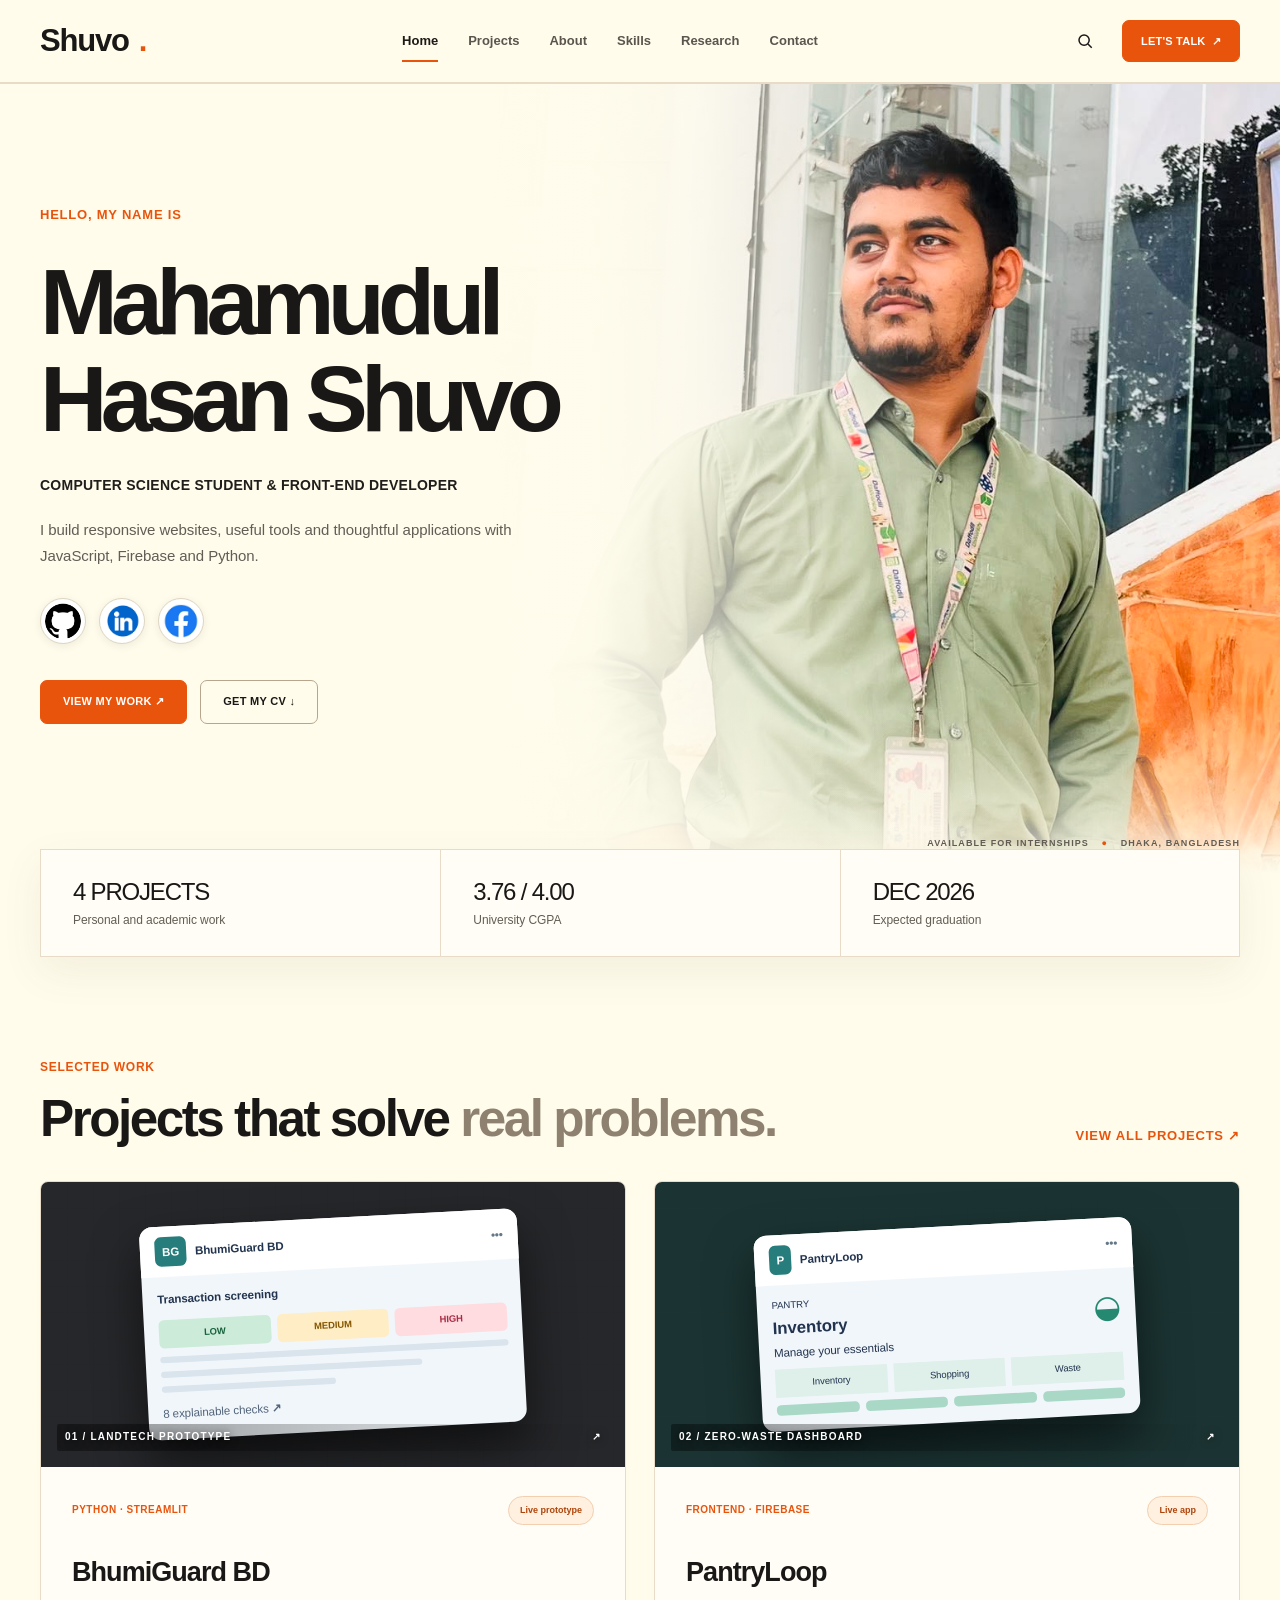
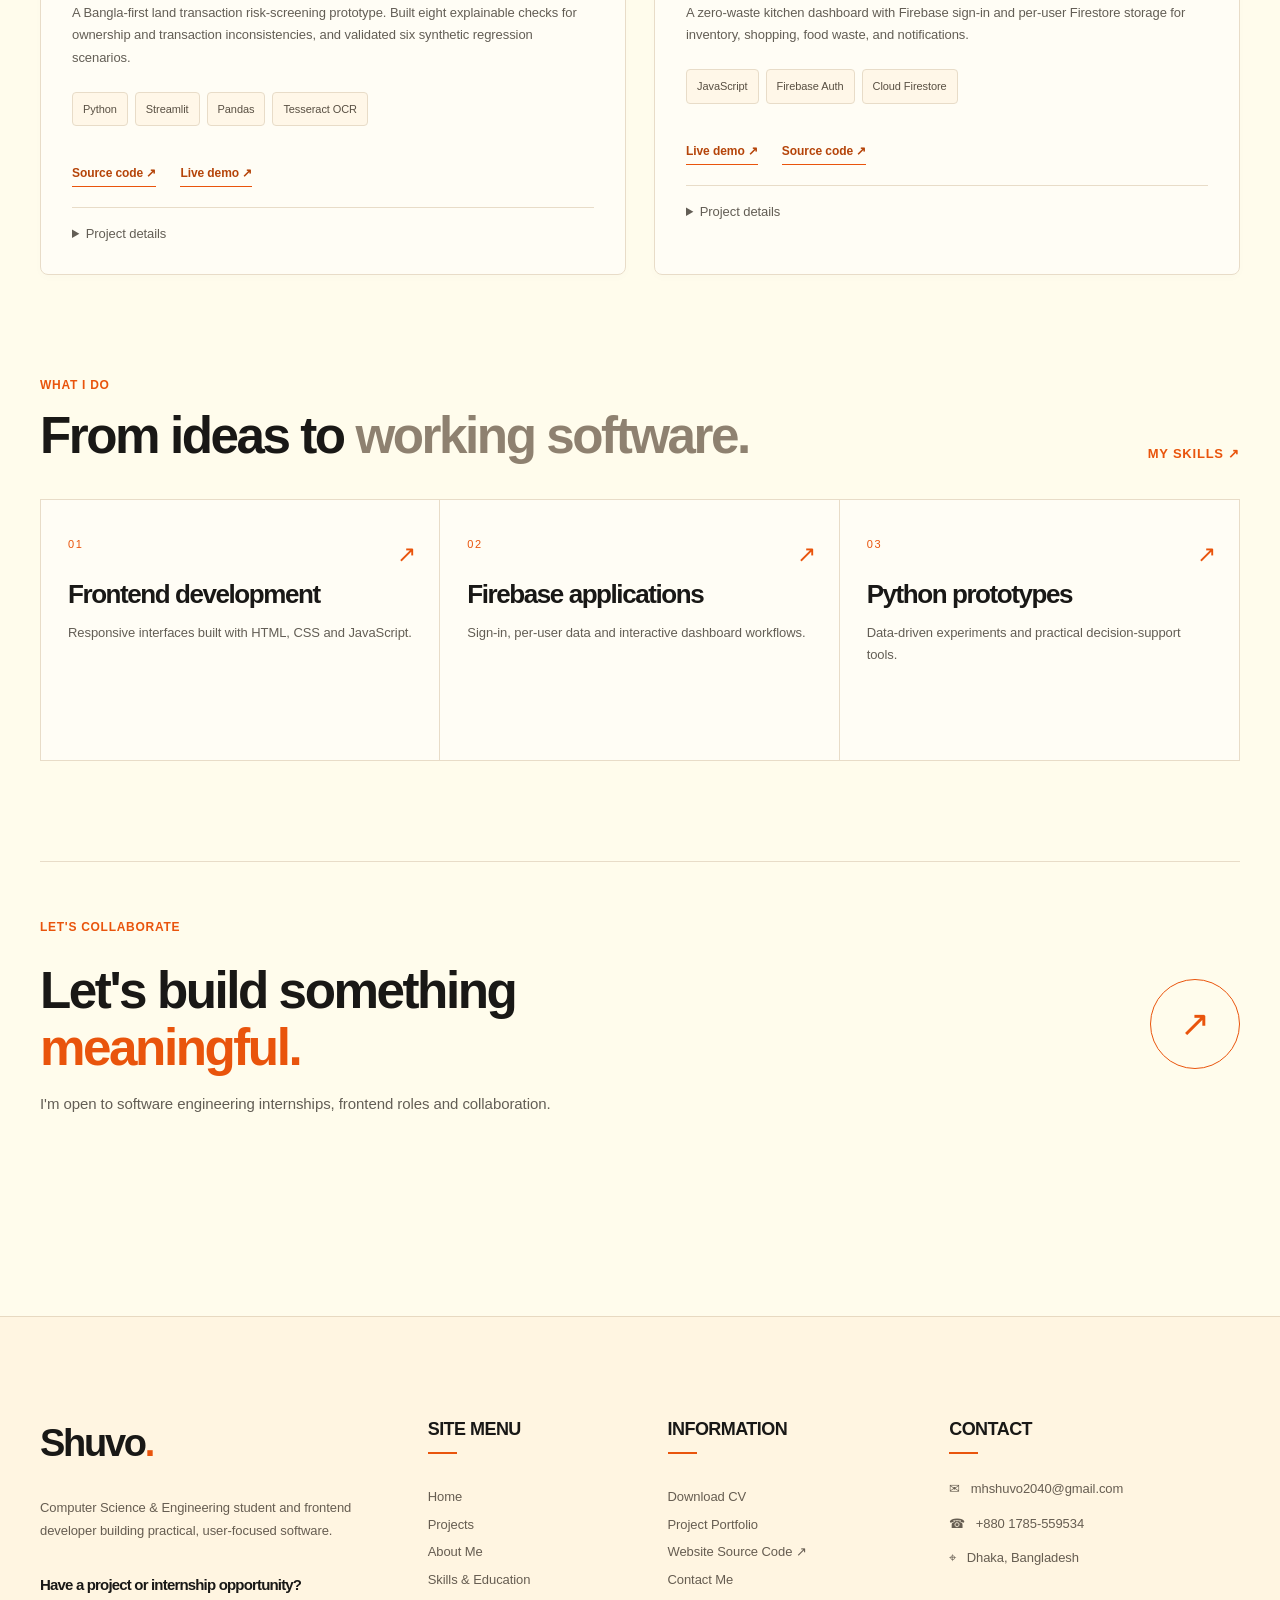
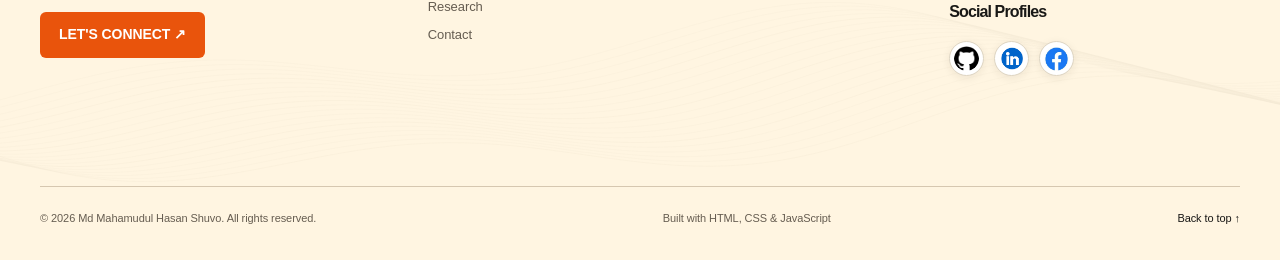
<file: index.html>
<!DOCTYPE html>
<html lang="en">
<head>
<meta charset="utf-8"/><meta content="width=device-width, initial-scale=1" name="viewport"/>
<title>Md Mahamudul Hasan Shuvo | Software Developer</title>
<meta content="Portfolio of a final-semester CSE student building practical software." name="description"/><meta content="#fffcec" name="theme-color"/>
<meta content="Home | Md Mahamudul Hasan Shuvo | Software Developer" property="og:title"/><meta content="Portfolio of a final-semester CSE student building practical software." property="og:description"/><meta content="website" property="og:type"/><meta content="https://mhshuvo1830.github.io/shuvo-portfolio/" property="og:url"/><meta content="https://mhshuvo1830.github.io/shuvo-portfolio/assets/original-photo.jpg" property="og:image"/>
<link href="https://mhshuvo1830.github.io/shuvo-portfolio/" rel="canonical"/><link href="assets/favicon.svg" rel="icon" type="image/svg+xml"/>
<link href="styles.css?v=logos-20261124" rel="stylesheet"/><script defer="" src="script.js"></script>
<meta content="light" name="color-scheme"/></head>
<body class="page-index">
<a class="skip-link" href="#main">Skip to content</a><div aria-hidden="true" id="progress"></div>
<header class="site-header"><div class="shell header-inner">
<a aria-label="Shuvo home" class="brand" href="index.html">Shuvo<span class="brand-dot">.</span></a>
<nav aria-label="Main navigation" id="nav"><a aria-current="page" href="index.html">Home</a><a href="projects.html">Projects</a><a href="about.html">About</a><a href="skills.html">Skills</a><a href="research.html">Research</a><a href="contact.html">Contact</a></nav>
<div class="header-tools"><a aria-label="Browse projects" class="search-shortcut" href="projects.html#project-list" title="Browse projects"><svg aria-hidden="true" fill="none" stroke="currentColor" stroke-width="2" viewbox="0 0 24 24"><circle cx="10.8" cy="10.8" r="6.8"></circle><path d="m16 16 5 5"></path></svg></a>
<a class="header-contact" href="contact.html">LET'S TALK <span aria-hidden="true">↗</span></a>
<button aria-controls="nav" aria-expanded="false" aria-label="Open navigation" class="menu-toggle icon-btn" type="button"><span aria-hidden="true">☰</span></button></div></div></header><main id="main" tabindex="-1">
<section aria-labelledby="hero-title" class="showcase-hero"><div class="shell showcase-inner">
<div class="hero-photo-layer"><img alt="Portrait of Md Mahamudul Hasan Shuvo" fetchpriority="high" height="1280" src="assets/original-photo.jpg" width="960"/></div>
<div class="hero-text"><p class="eyebrow">HELLO, MY NAME IS</p><h1 id="hero-title">Mahamudul<br/>Hasan <span>Shuvo</span></h1>
<p class="hero-job">COMPUTER SCIENCE STUDENT &amp; FRONT-END DEVELOPER</p>
<p class="hero-blurb">I build responsive websites, useful tools and thoughtful applications with JavaScript, Firebase and Python.</p>
<div class="hero-social"><a aria-label="GitHub profile" href="https://github.com/mhshuvo1830" rel="noopener noreferrer" target="_blank"><img src="assets/github-logo.png" alt="" width="36" height="36" decoding="async"/></a><a aria-label="LinkedIn profile" href="https://www.linkedin.com/in/md-mahamudul-hasan-shuvo-812a59266" rel="noopener noreferrer" target="_blank"><img src="assets/linkedin-logo.png" alt="" width="36" height="36" decoding="async"/></a><a aria-label="Facebook profile" href="https://www.facebook.com/m.h.Shuvo1830" rel="noopener noreferrer" target="_blank"><img src="assets/facebook-logo.png" alt="" width="36" height="36" decoding="async"/></a></div>
<div class="hero-buttons"><a class="btn primary" href="projects.html">VIEW MY WORK ↗</a><a class="btn secondary" download="" href="resume.pdf">GET MY CV ↓</a></div>
</div><div aria-hidden="true" class="hero-tail">AVAILABLE FOR INTERNSHIPS <span>●</span> DHAKA, BANGLADESH</div>
</div></section>
<section class="shell quick-strip reveal"><div><strong>4 PROJECTS</strong><span>Personal and academic work</span></div><div><strong>3.76 / 4.00</strong><span>University CGPA</span></div><div><strong>DEC 2026</strong><span>Expected graduation</span></div></section>
<section class="shell section reveal"><div class="section-head"><div><p class="eyebrow">SELECTED WORK</p><h2>Projects that solve <span class="faint-text">real problems.</span></h2></div><a class="text-link" href="projects.html">VIEW ALL PROJECTS ↗</a></div>
<div class="projects-grid featured-works" id="featured-works"><article class="project-card reveal" data-category="python" id="project-bhumiguard">
<div aria-hidden="true" class="project-art land-art dashboard-art"><div class="art-grid"></div><div aria-hidden="true" class="mini-window land-window"><div class="mock-toolbar"><span class="mock-logo">BG</span><span>BhumiGuard BD</span><span class="mock-dots">•••</span></div><div class="mock-subhead">Transaction screening</div><div class="risk-row"><span class="risk risk-low">LOW</span><span class="risk risk-medium">MEDIUM</span><span class="risk risk-high">HIGH</span></div><div class="mock-lines"><span></span><span></span><span></span></div><div class="mock-foot">8 explainable checks <b>↗</b></div></div><div class="project-art-caption">01 / LANDTECH PROTOTYPE <span>↗</span></div></div>
<div class="project-info"><div class="project-overline"><span>PYTHON · STREAMLIT</span><span class="status-pill status-live">Live prototype</span></div><h3>BhumiGuard BD</h3><p>A Bangla-first land transaction risk-screening prototype. Built eight explainable checks for ownership and transaction inconsistencies, and validated six synthetic regression scenarios.</p><div class="tag-list project-tags"><span>Python</span><span>Streamlit</span><span>Pandas</span><span>Tesseract OCR</span></div><div class="project-links"><a href="https://github.com/mhshuvo1830/BhumiGuard-BD" rel="noopener noreferrer" target="_blank">Source code ↗</a><a href="https://bhumiguard-bd.streamlit.app/" rel="noopener noreferrer" target="_blank">Live demo ↗</a></div><details><summary>Project details</summary><p>Eight explainable checks cover ownership, duplicate deeds, area sufficiency and double sales. Six synthetic regression scenarios were validated. Downloadable reports support reviewing results.</p></details></div>
</article><article class="project-card reveal" data-category="firebase" id="project-pantryloop">
<div aria-hidden="true" class="project-art pantry-art dashboard-art"><div class="art-grid"></div><div aria-hidden="true" class="mini-window pantry-window"><div class="mock-toolbar"><span class="mock-logo pantry-logo">P</span><span>PantryLoop</span><span class="mock-dots">•••</span></div><div class="pantry-overview"><div><small>PANTRY</small><strong>Inventory</strong><span>Manage your essentials</span></div><span class="pantry-illustration">◒</span></div><div class="pantry-tabs"><span>Inventory</span><span>Shopping</span><span>Waste</span></div><div class="pantry-bars"><i></i><i></i><i></i><i></i></div></div><div class="project-art-caption">02 / ZERO-WASTE DASHBOARD <span>↗</span></div></div>
<div class="project-info"><div class="project-overline"><span>FRONTEND · FIREBASE</span><span class="status-pill status-live">Live app</span></div><h3>PantryLoop</h3><p>A zero-waste kitchen dashboard with Firebase sign-in and per-user Firestore storage for inventory, shopping, food waste, and notifications.</p><div class="tag-list project-tags"><span>JavaScript</span><span>Firebase Auth</span><span>Cloud Firestore</span></div><div class="project-links"><a href="https://mhshuvo1830.github.io/zero-waste-kitchenv2.0/" rel="noopener noreferrer" target="_blank">Live demo ↗</a><a href="https://github.com/mhshuvo1830/zero-waste-kitchenv2.0" rel="noopener noreferrer" target="_blank">Source code ↗</a></div><details><summary>Project details</summary><p>Firebase sign-in and per-user Firestore access support inventory, shopping, waste and notifications. Deployment reliability and snapshot handling were improved.</p></details></div>
</article></div></section>
<section class="shell section reveal"><div class="section-head"><div><p class="eyebrow">WHAT I DO</p><h2>From ideas to <span class="faint-text">working software.</span></h2></div><a class="text-link" href="skills.html">MY SKILLS ↗</a></div>
<div class="service-grid"><a class="service-item" href="skills.html"><span class="service-no">01</span><h3>Frontend development</h3><p>Responsive interfaces built with HTML, CSS and JavaScript.</p><span class="service-arrow">↗</span></a><a class="service-item" href="projects.html#project-pantryloop"><span class="service-no">02</span><h3>Firebase applications</h3><p>Sign-in, per-user data and interactive dashboard workflows.</p><span class="service-arrow">↗</span></a><a class="service-item" href="projects.html#project-bhumiguard"><span class="service-no">03</span><h3>Python prototypes</h3><p>Data-driven experiments and practical decision-support tools.</p><span class="service-arrow">↗</span></a></div></section>
<section class="shell section closing-cta reveal"><div><p class="eyebrow">LET'S COLLABORATE</p><h2>Let's build something<br/><em>meaningful.</em></h2><p>I'm open to software engineering internships, frontend roles and collaboration.</p></div><a aria-label="Contact me" class="round-arrow" href="contact.html">↗</a></section>
</main><footer aria-label="Site footer" class="site-footer"><div class="shell footer-inner">
<div class="footer-columns">
<div class="footer-about"><a aria-label="Shuvo home" class="footer-logo" href="index.html">Shuvo<span class="brand-dot">.</span></a>
<p>Computer Science &amp; Engineering student and frontend developer building practical, user-focused software.</p>
<h3 class="footer-prompt">Have a project or internship opportunity?</h3><a class="footer-cta" href="mailto:mhshuvo2040@gmail.com?subject=Portfolio%20Inquiry">LET'S CONNECT <span aria-hidden="true">↗</span></a></div>
<nav aria-label="Site menu" class="footer-nav"><h2>Site Menu</h2><a href="index.html">Home</a><a href="projects.html">Projects</a><a href="about.html">About Me</a><a href="skills.html">Skills &amp; Education</a><a href="research.html">Research</a><a href="contact.html">Contact</a></nav>
<nav aria-label="Information" class="footer-nav"><h2>Information</h2><a download="" href="resume.pdf">Download CV</a><a href="projects.html">Project Portfolio</a><a href="https://github.com/mhshuvo1830/shuvo-portfolio" rel="noopener noreferrer" target="_blank">Website Source Code ↗</a><a href="contact.html">Contact Me</a></nav>
<div class="footer-contact"><h2>Contact</h2><a href="mailto:mhshuvo2040@gmail.com">✉   mhshuvo2040@gmail.com</a><a href="tel:+8801785559534">☎   +880 1785-559534</a><p>⌖   Dhaka, Bangladesh</p><h3>Social Profiles</h3><div class="footer-social"><a aria-label="GitHub" href="https://github.com/mhshuvo1830" rel="noopener noreferrer" target="_blank" title="GitHub"><img src="assets/github-logo.png" alt="" width="36" height="36" decoding="async"/></a><a aria-label="LinkedIn" href="https://www.linkedin.com/in/md-mahamudul-hasan-shuvo-812a59266" rel="noopener noreferrer" target="_blank" title="LinkedIn"><img src="assets/linkedin-logo.png" alt="" width="36" height="36" decoding="async"/></a><a aria-label="Facebook" href="https://www.facebook.com/m.h.Shuvo1830" rel="noopener noreferrer" target="_blank" title="Facebook"><img src="assets/facebook-logo.png" alt="" width="36" height="36" decoding="async"/></a></div></div>
</div><div class="footer-bottom"><span>© <span id="year">2026</span> Md Mahamudul Hasan Shuvo. All rights reserved.</span><span>Built with HTML, CSS &amp; JavaScript</span><a href="#main">Back to top ↑</a></div>
</div></footer>
<button aria-label="Back to top" class="back-top icon-btn" hidden="" type="button">↑</button>
</body></html>
</file>
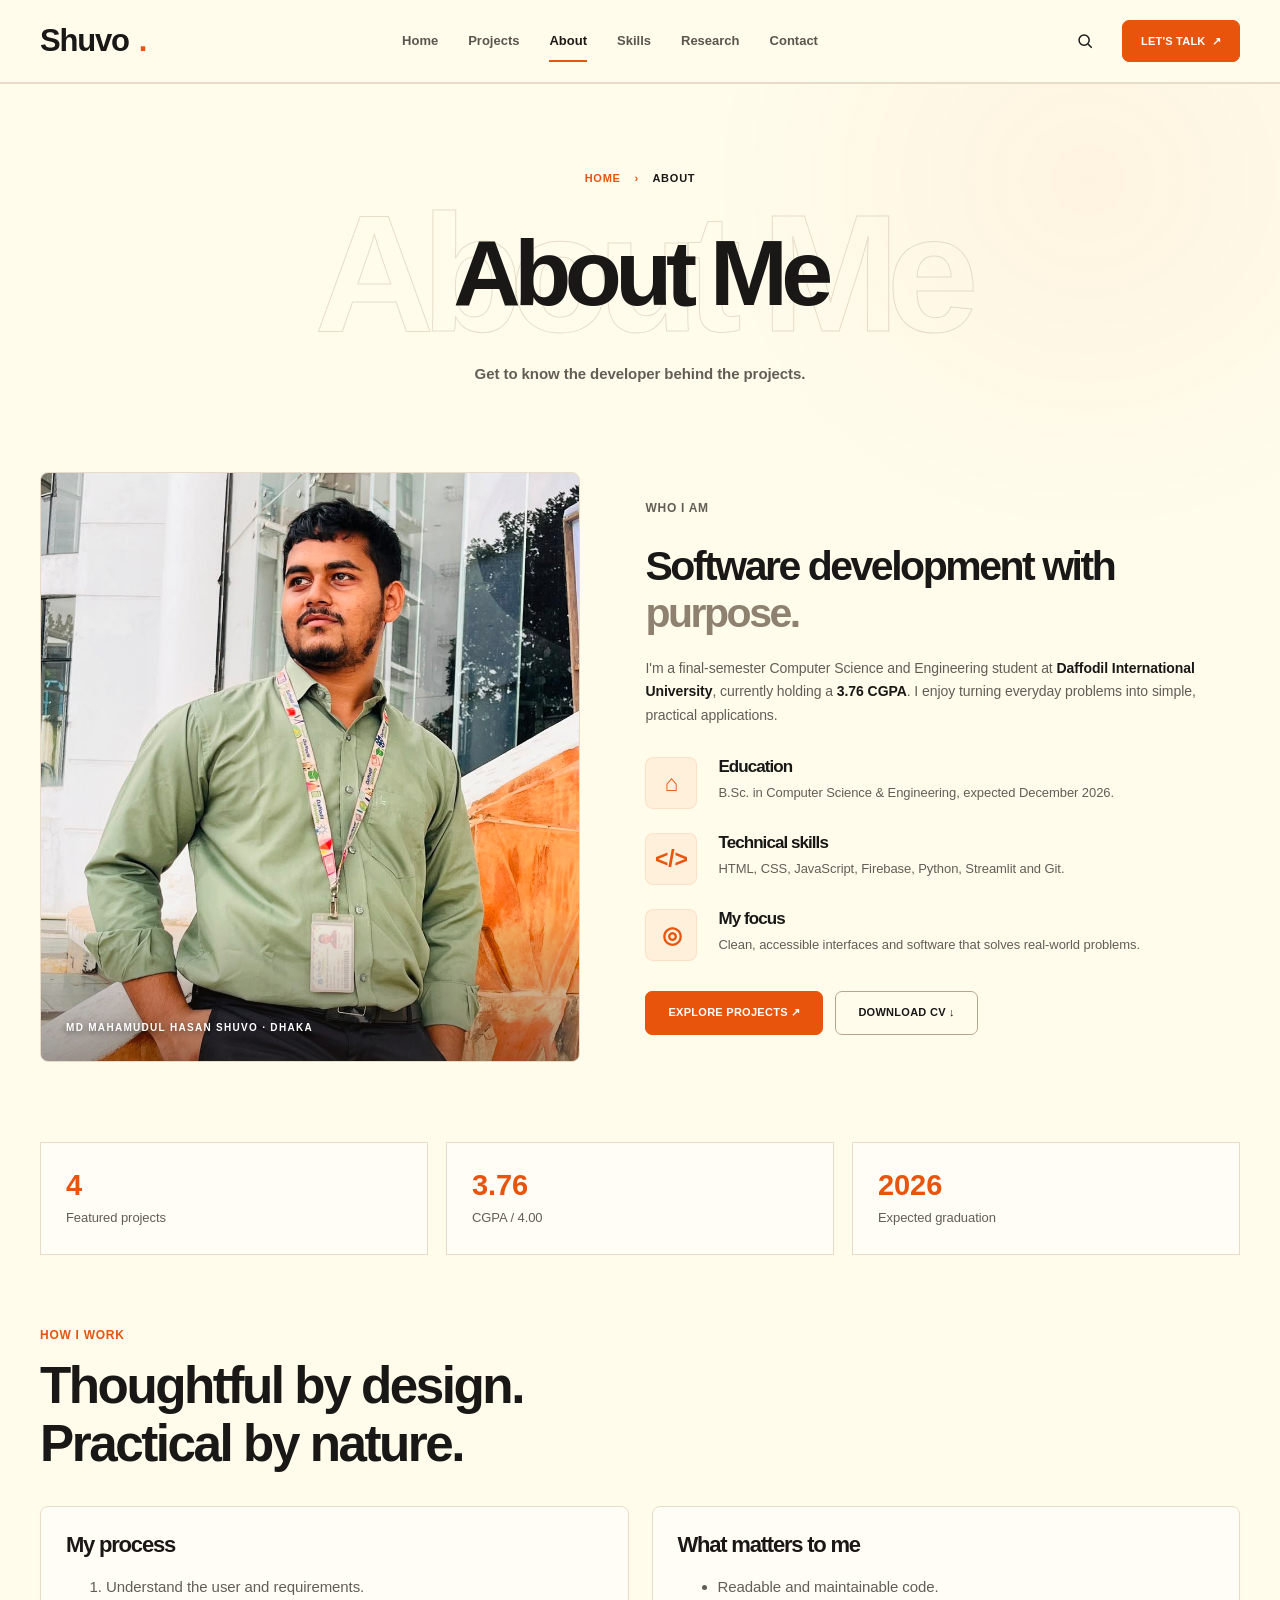
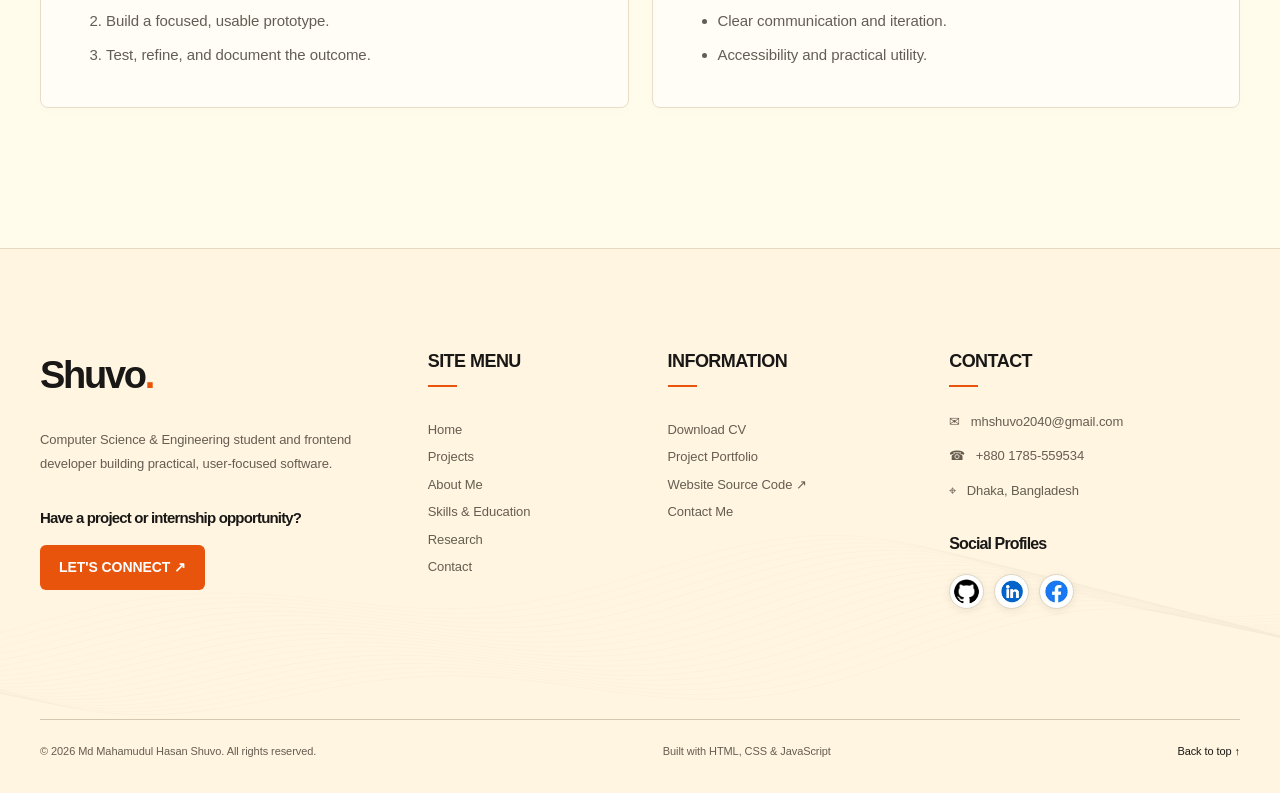
<file: about.html>
<!DOCTYPE html>
<html lang="en">
<head>
<meta charset="utf-8"/><meta content="width=device-width, initial-scale=1" name="viewport"/>
<title>About | Md Mahamudul Hasan Shuvo</title>
<meta content="About my academic background and approach to software development." name="description"/><meta content="#fffcec" name="theme-color"/>
<meta content="About | Md Mahamudul Hasan Shuvo | Software Developer" property="og:title"/><meta content="About my academic background and approach to software development." property="og:description"/><meta content="website" property="og:type"/><meta content="https://mhshuvo1830.github.io/shuvo-portfolio/about.html" property="og:url"/><meta content="https://mhshuvo1830.github.io/shuvo-portfolio/assets/original-photo.jpg" property="og:image"/>
<link href="https://mhshuvo1830.github.io/shuvo-portfolio/about.html" rel="canonical"/><link href="assets/favicon.svg" rel="icon" type="image/svg+xml"/>
<link href="styles.css?v=logos-20261124" rel="stylesheet"/><script defer="" src="script.js"></script>
<meta content="light" name="color-scheme"/></head>
<body class="page-about">
<a class="skip-link" href="#main">Skip to content</a><div aria-hidden="true" id="progress"></div>
<header class="site-header"><div class="shell header-inner">
<a aria-label="Shuvo home" class="brand" href="index.html">Shuvo<span class="brand-dot">.</span></a>
<nav aria-label="Main navigation" id="nav"><a href="index.html">Home</a><a href="projects.html">Projects</a><a aria-current="page" href="about.html">About</a><a href="skills.html">Skills</a><a href="research.html">Research</a><a href="contact.html">Contact</a></nav>
<div class="header-tools"><a aria-label="Browse projects" class="search-shortcut" href="projects.html#project-list" title="Browse projects"><svg aria-hidden="true" fill="none" stroke="currentColor" stroke-width="2" viewbox="0 0 24 24"><circle cx="10.8" cy="10.8" r="6.8"></circle><path d="m16 16 5 5"></path></svg></a>
<a class="header-contact" href="contact.html">LET'S TALK <span aria-hidden="true">↗</span></a>
<button aria-controls="nav" aria-expanded="false" aria-label="Open navigation" class="menu-toggle icon-btn" type="button"><span aria-hidden="true">☰</span></button></div></div></header><main class="shell page-main" id="main" tabindex="-1">
<section class="page-banner reveal"><p class="breadcrumb"><a href="index.html">HOME</a> <span>›</span> ABOUT</p><div class="page-title-wrap"><span aria-hidden="true" class="outline-title">About Me</span><h1>About Me</h1></div><p class="page-subtitle">Get to know the developer behind the projects.</p></section>
<section class="about-feature reveal"><div class="about-photo-frame"><img alt="Original photograph of Md Mahamudul Hasan Shuvo" height="1280" loading="lazy" src="assets/original-photo.jpg" width="960"/><div class="about-photo-tag">MD MAHAMUDUL HASAN SHUVO · DHAKA</div></div>
<div class="about-story"><p class="eyebrow">WHO I AM</p><h2>Software development with <span class="faint-text">purpose.</span></h2><p>I'm a final-semester Computer Science and Engineering student at <strong>Daffodil International University</strong>, currently holding a <strong>3.76 CGPA</strong>. I enjoy turning everyday problems into simple, practical applications.</p><div class="about-feature-items">
<div><span class="feature-ico">⌂</span><div><h3>Education</h3><p>B.Sc. in Computer Science &amp; Engineering, expected December 2026.</p></div></div>
<div><span class="feature-ico">&lt;/&gt;</span><div><h3>Technical skills</h3><p>HTML, CSS, JavaScript, Firebase, Python, Streamlit and Git.</p></div></div>
<div><span class="feature-ico">◎</span><div><h3>My focus</h3><p>Clean, accessible interfaces and software that solves real-world problems.</p></div></div>
</div><div class="about-actions"><a class="btn primary" href="projects.html">EXPLORE PROJECTS ↗</a><a class="btn secondary" download="" href="resume.pdf">DOWNLOAD CV ↓</a></div></div></section>
<section class="about-facts reveal"><div><strong>4</strong><span>Featured projects</span></div><div><strong>3.76</strong><span>CGPA / 4.00</span></div><div><strong>2026</strong><span>Expected graduation</span></div></section>
<section class="section story-extra reveal"><div class="section-head"><div><p class="eyebrow">HOW I WORK</p><h2>Thoughtful by design.<br/>Practical by nature.</h2></div></div><div class="two-col rich-cards"><article class="panel"><h3>My process</h3><ol><li>Understand the user and requirements.</li><li>Build a focused, usable prototype.</li><li>Test, refine, and document the outcome.</li></ol></article><article class="panel"><h3>What matters to me</h3><ul><li>Readable and maintainable code.</li><li>Clear communication and iteration.</li><li>Accessibility and practical utility.</li></ul></article></div></section></main><footer aria-label="Site footer" class="site-footer"><div class="shell footer-inner">
<div class="footer-columns">
<div class="footer-about"><a aria-label="Shuvo home" class="footer-logo" href="index.html">Shuvo<span class="brand-dot">.</span></a>
<p>Computer Science &amp; Engineering student and frontend developer building practical, user-focused software.</p>
<h3 class="footer-prompt">Have a project or internship opportunity?</h3><a class="footer-cta" href="mailto:mhshuvo2040@gmail.com?subject=Portfolio%20Inquiry">LET'S CONNECT <span aria-hidden="true">↗</span></a></div>
<nav aria-label="Site menu" class="footer-nav"><h2>Site Menu</h2><a href="index.html">Home</a><a href="projects.html">Projects</a><a href="about.html">About Me</a><a href="skills.html">Skills &amp; Education</a><a href="research.html">Research</a><a href="contact.html">Contact</a></nav>
<nav aria-label="Information" class="footer-nav"><h2>Information</h2><a download="" href="resume.pdf">Download CV</a><a href="projects.html">Project Portfolio</a><a href="https://github.com/mhshuvo1830/shuvo-portfolio" rel="noopener noreferrer" target="_blank">Website Source Code ↗</a><a href="contact.html">Contact Me</a></nav>
<div class="footer-contact"><h2>Contact</h2><a href="mailto:mhshuvo2040@gmail.com">✉   mhshuvo2040@gmail.com</a><a href="tel:+8801785559534">☎   +880 1785-559534</a><p>⌖   Dhaka, Bangladesh</p><h3>Social Profiles</h3><div class="footer-social"><a aria-label="GitHub" href="https://github.com/mhshuvo1830" rel="noopener noreferrer" target="_blank" title="GitHub"><img src="assets/github-logo.png" alt="" width="36" height="36" decoding="async"/></a><a aria-label="LinkedIn" href="https://www.linkedin.com/in/md-mahamudul-hasan-shuvo-812a59266" rel="noopener noreferrer" target="_blank" title="LinkedIn"><img src="assets/linkedin-logo.png" alt="" width="36" height="36" decoding="async"/></a><a aria-label="Facebook" href="https://www.facebook.com/m.h.Shuvo1830" rel="noopener noreferrer" target="_blank" title="Facebook"><img src="assets/facebook-logo.png" alt="" width="36" height="36" decoding="async"/></a></div></div>
</div><div class="footer-bottom"><span>© <span id="year">2026</span> Md Mahamudul Hasan Shuvo. All rights reserved.</span><span>Built with HTML, CSS &amp; JavaScript</span><a href="#main">Back to top ↑</a></div>
</div></footer>
<button aria-label="Back to top" class="back-top icon-btn" hidden="" type="button">↑</button>
</body></html>
</file>
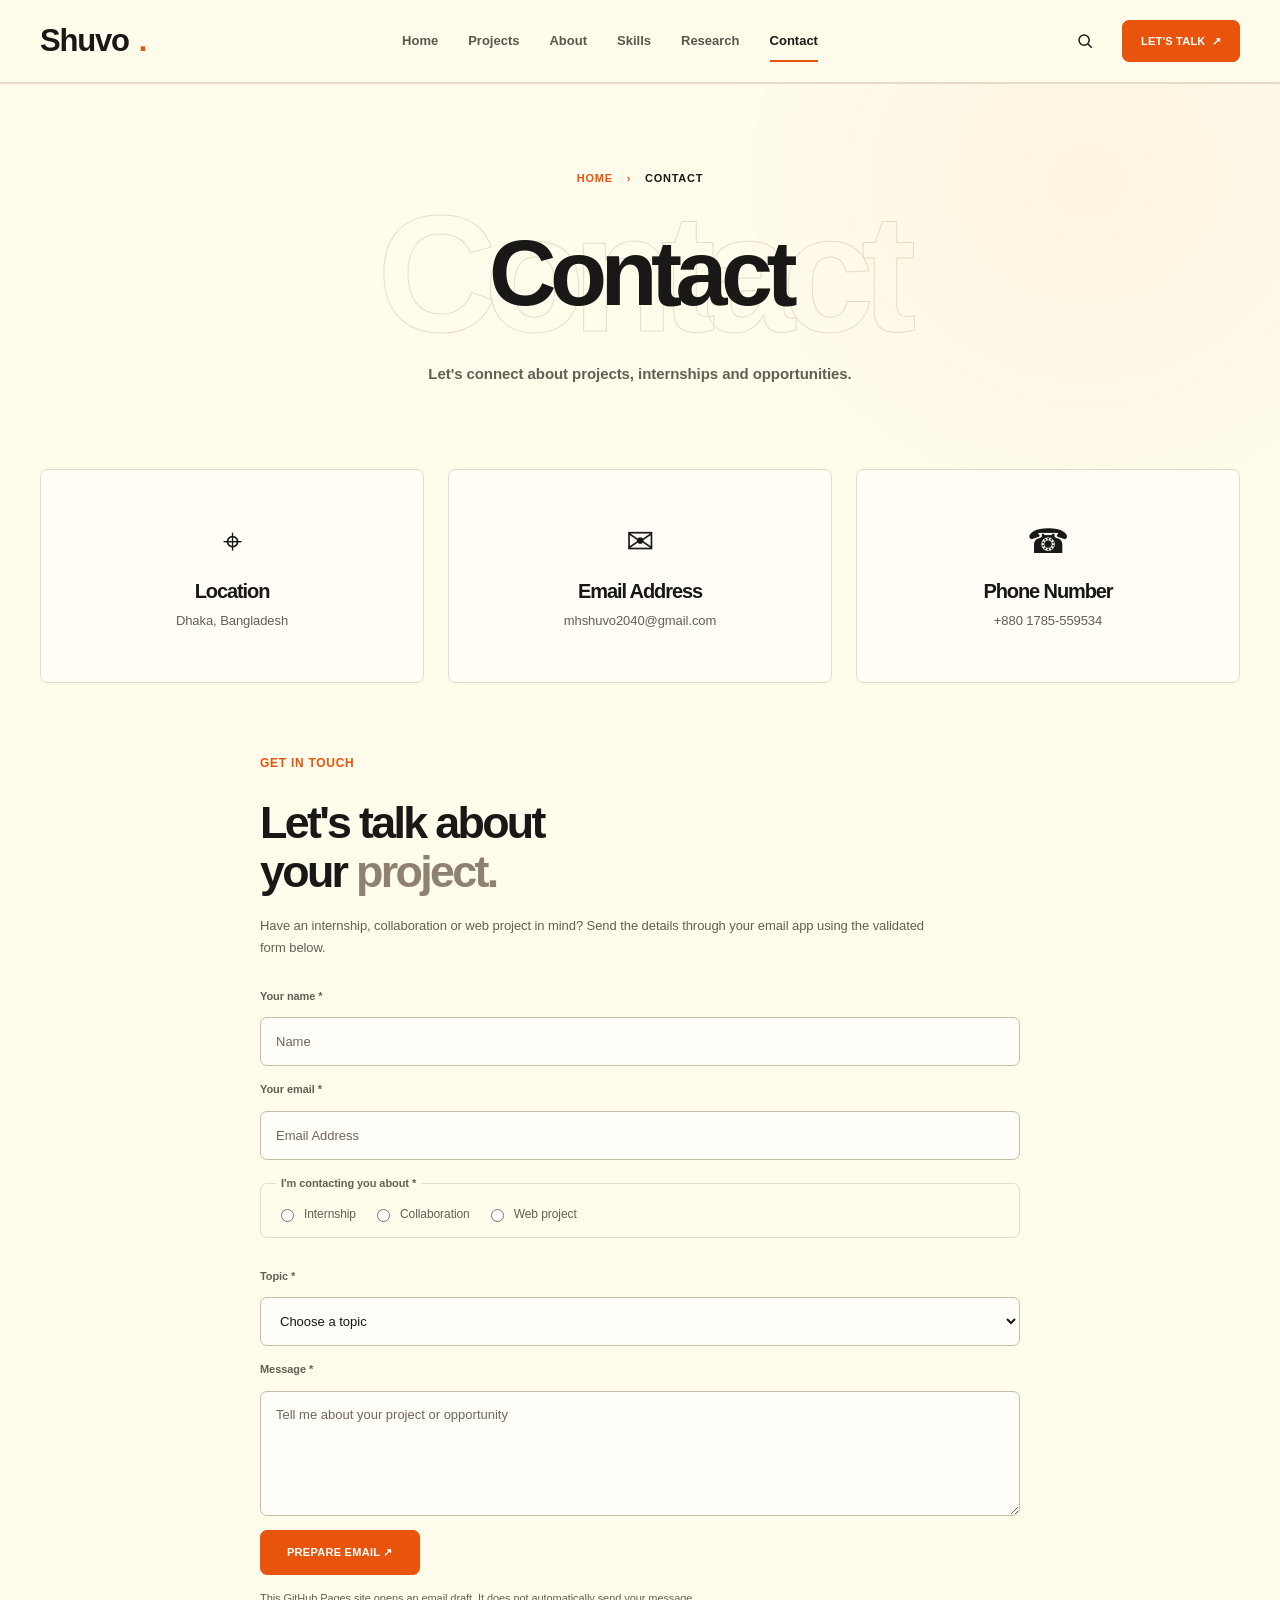
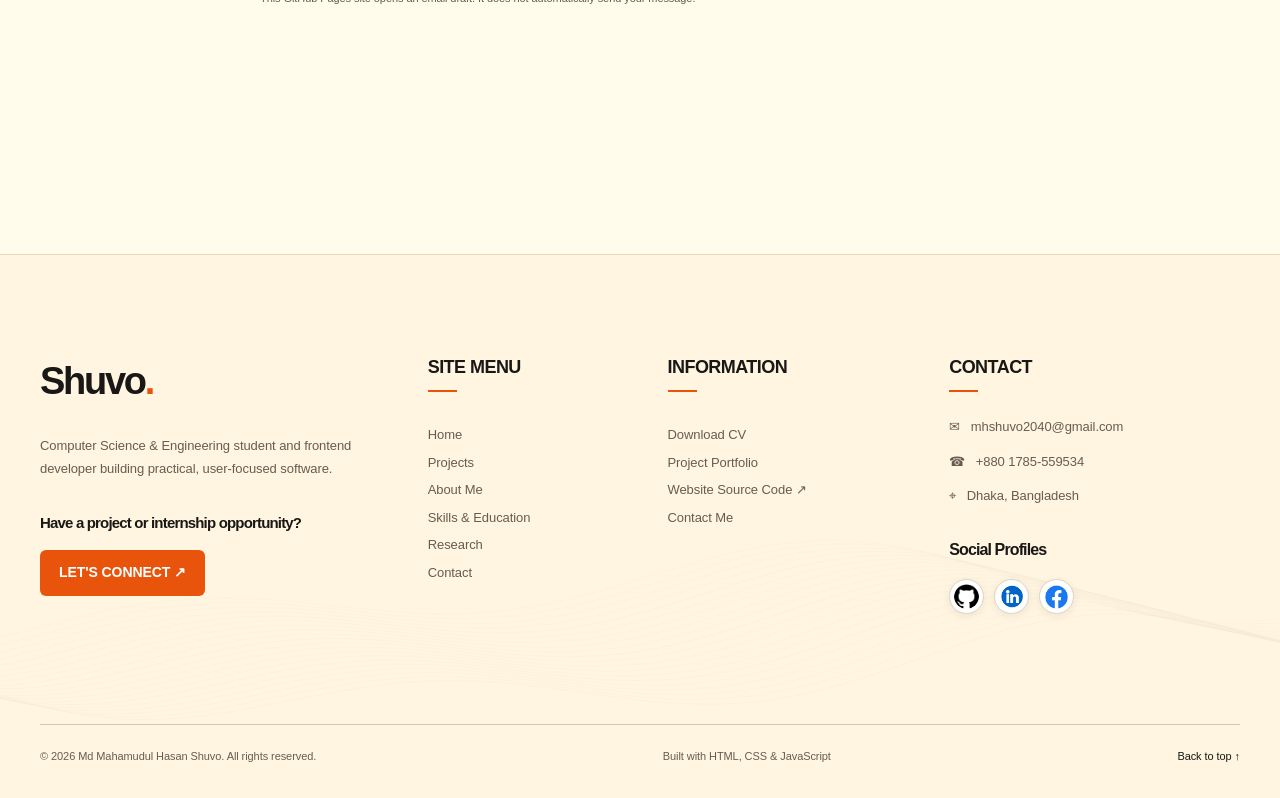
<file: contact.html>
<!DOCTYPE html>
<html lang="en">
<head>
<meta charset="utf-8"/><meta content="width=device-width, initial-scale=1" name="viewport"/>
<title>Contact | Md Mahamudul Hasan Shuvo</title>
<meta content="Contact for internship opportunities or project collaboration." name="description"/><meta content="#fffcec" name="theme-color"/>
<meta content="Contact | Md Mahamudul Hasan Shuvo | Software Developer" property="og:title"/><meta content="Contact for internship opportunities or project collaboration." property="og:description"/><meta content="website" property="og:type"/><meta content="https://mhshuvo1830.github.io/shuvo-portfolio/contact.html" property="og:url"/><meta content="https://mhshuvo1830.github.io/shuvo-portfolio/assets/original-photo.jpg" property="og:image"/>
<link href="https://mhshuvo1830.github.io/shuvo-portfolio/contact.html" rel="canonical"/><link href="assets/favicon.svg" rel="icon" type="image/svg+xml"/>
<link href="styles.css?v=logos-20261124" rel="stylesheet"/><script defer="" src="script.js"></script>
<meta content="light" name="color-scheme"/></head>
<body class="page-contact">
<a class="skip-link" href="#main">Skip to content</a><div aria-hidden="true" id="progress"></div>
<header class="site-header"><div class="shell header-inner">
<a aria-label="Shuvo home" class="brand" href="index.html">Shuvo<span class="brand-dot">.</span></a>
<nav aria-label="Main navigation" id="nav"><a href="index.html">Home</a><a href="projects.html">Projects</a><a href="about.html">About</a><a href="skills.html">Skills</a><a href="research.html">Research</a><a aria-current="page" href="contact.html">Contact</a></nav>
<div class="header-tools"><a aria-label="Browse projects" class="search-shortcut" href="projects.html#project-list" title="Browse projects"><svg aria-hidden="true" fill="none" stroke="currentColor" stroke-width="2" viewbox="0 0 24 24"><circle cx="10.8" cy="10.8" r="6.8"></circle><path d="m16 16 5 5"></path></svg></a>
<a class="header-contact" href="contact.html">LET'S TALK <span aria-hidden="true">↗</span></a>
<button aria-controls="nav" aria-expanded="false" aria-label="Open navigation" class="menu-toggle icon-btn" type="button"><span aria-hidden="true">☰</span></button></div></div></header><main class="shell page-main" id="main" tabindex="-1">
<section class="page-banner reveal"><p class="breadcrumb"><a href="index.html">HOME</a> <span>›</span> CONTACT</p><div class="page-title-wrap"><span aria-hidden="true" class="outline-title">Contact</span><h1>Contact</h1></div><p class="page-subtitle">Let's connect about projects, internships and opportunities.</p></section>
<section class="contact-cards reveal"><a class="contact-card" href="https://www.google.com/maps/search/?api=1&amp;query=Dhaka%2C%20Bangladesh" rel="noopener noreferrer" target="_blank"><span class="contact-ico">⌖</span><h2>Location</h2><p>Dhaka, Bangladesh</p></a><a class="contact-card" href="mailto:mhshuvo2040@gmail.com"><span class="contact-ico">✉</span><h2>Email Address</h2><p>mhshuvo2040@gmail.com</p></a><a class="contact-card" href="tel:+8801785559534"><span class="contact-ico">☎</span><h2>Phone Number</h2><p>+880 1785-559534</p></a></section>
<section class="contact-feature contact-feature--single reveal">
<div class="contact-form-block"><p class="eyebrow">GET IN TOUCH</p><h2>Let's talk about<br/>your <span class="faint-text">project.</span></h2><p>Have an internship, collaboration or web project in mind? Send the details through your email app using the validated form below.</p>
<form id="contact-form" novalidate=""><div class="form-row"><label for="name">Your name *</label><input autocomplete="name" id="name" maxlength="100" name="name" placeholder="Name" required="" type="text"/></div>
<div class="form-row"><label for="email">Your email *</label><input autocomplete="email" id="email" maxlength="160" name="email" placeholder="Email Address" required="" type="email"/></div>
<fieldset><legend>I'm contacting you about *</legend><label class="choice"><input name="reason" required="" type="radio" value="Internship"/> Internship</label><label class="choice"><input name="reason" type="radio" value="Collaboration"/> Collaboration</label><label class="choice"><input name="reason" type="radio" value="Web project"/> Web project</label></fieldset>
<div class="form-row"><label for="topic">Topic *</label><select id="topic" name="topic" required=""><option value="">Choose a topic</option><option>Software engineering</option><option>Front-end development</option><option>Research</option><option>Other</option></select></div>
<div class="form-row"><label for="message">Message *</label><textarea id="message" maxlength="2000" minlength="10" name="message" placeholder="Tell me about your project or opportunity" required="" rows="5"></textarea></div>
<button class="btn primary" type="submit">PREPARE EMAIL ↗</button><p class="form-hint">This GitHub Pages site opens an email draft. It does not automatically send your message.</p><p aria-live="polite" id="form-status" role="status"></p>
<div hidden="" id="draft-actions"><label for="draft">Prepared email draft</label><textarea id="draft" readonly="" rows="7"></textarea><div class="actions"><a class="btn primary" href="mailto:mhshuvo2040@gmail.com" id="open-email">OPEN EMAIL APP ↗</a><button class="btn secondary" id="copy-draft" type="button">COPY DRAFT</button></div></div>
</form></div></section></main><footer aria-label="Site footer" class="site-footer"><div class="shell footer-inner">
<div class="footer-columns">
<div class="footer-about"><a aria-label="Shuvo home" class="footer-logo" href="index.html">Shuvo<span class="brand-dot">.</span></a>
<p>Computer Science &amp; Engineering student and frontend developer building practical, user-focused software.</p>
<h3 class="footer-prompt">Have a project or internship opportunity?</h3><a class="footer-cta" href="mailto:mhshuvo2040@gmail.com?subject=Portfolio%20Inquiry">LET'S CONNECT <span aria-hidden="true">↗</span></a></div>
<nav aria-label="Site menu" class="footer-nav"><h2>Site Menu</h2><a href="index.html">Home</a><a href="projects.html">Projects</a><a href="about.html">About Me</a><a href="skills.html">Skills &amp; Education</a><a href="research.html">Research</a><a href="contact.html">Contact</a></nav>
<nav aria-label="Information" class="footer-nav"><h2>Information</h2><a download="" href="resume.pdf">Download CV</a><a href="projects.html">Project Portfolio</a><a href="https://github.com/mhshuvo1830/shuvo-portfolio" rel="noopener noreferrer" target="_blank">Website Source Code ↗</a><a href="contact.html">Contact Me</a></nav>
<div class="footer-contact"><h2>Contact</h2><a href="mailto:mhshuvo2040@gmail.com">✉   mhshuvo2040@gmail.com</a><a href="tel:+8801785559534">☎   +880 1785-559534</a><p>⌖   Dhaka, Bangladesh</p><h3>Social Profiles</h3><div class="footer-social"><a aria-label="GitHub" href="https://github.com/mhshuvo1830" rel="noopener noreferrer" target="_blank" title="GitHub"><img src="assets/github-logo.png" alt="" width="36" height="36" decoding="async"/></a><a aria-label="LinkedIn" href="https://www.linkedin.com/in/md-mahamudul-hasan-shuvo-812a59266" rel="noopener noreferrer" target="_blank" title="LinkedIn"><img src="assets/linkedin-logo.png" alt="" width="36" height="36" decoding="async"/></a><a aria-label="Facebook" href="https://www.facebook.com/m.h.Shuvo1830" rel="noopener noreferrer" target="_blank" title="Facebook"><img src="assets/facebook-logo.png" alt="" width="36" height="36" decoding="async"/></a></div></div>
</div><div class="footer-bottom"><span>© <span id="year">2026</span> Md Mahamudul Hasan Shuvo. All rights reserved.</span><span>Built with HTML, CSS &amp; JavaScript</span><a href="#main">Back to top ↑</a></div>
</div></footer>
<button aria-label="Back to top" class="back-top icon-btn" hidden="" type="button">↑</button>
</body></html>
</file>
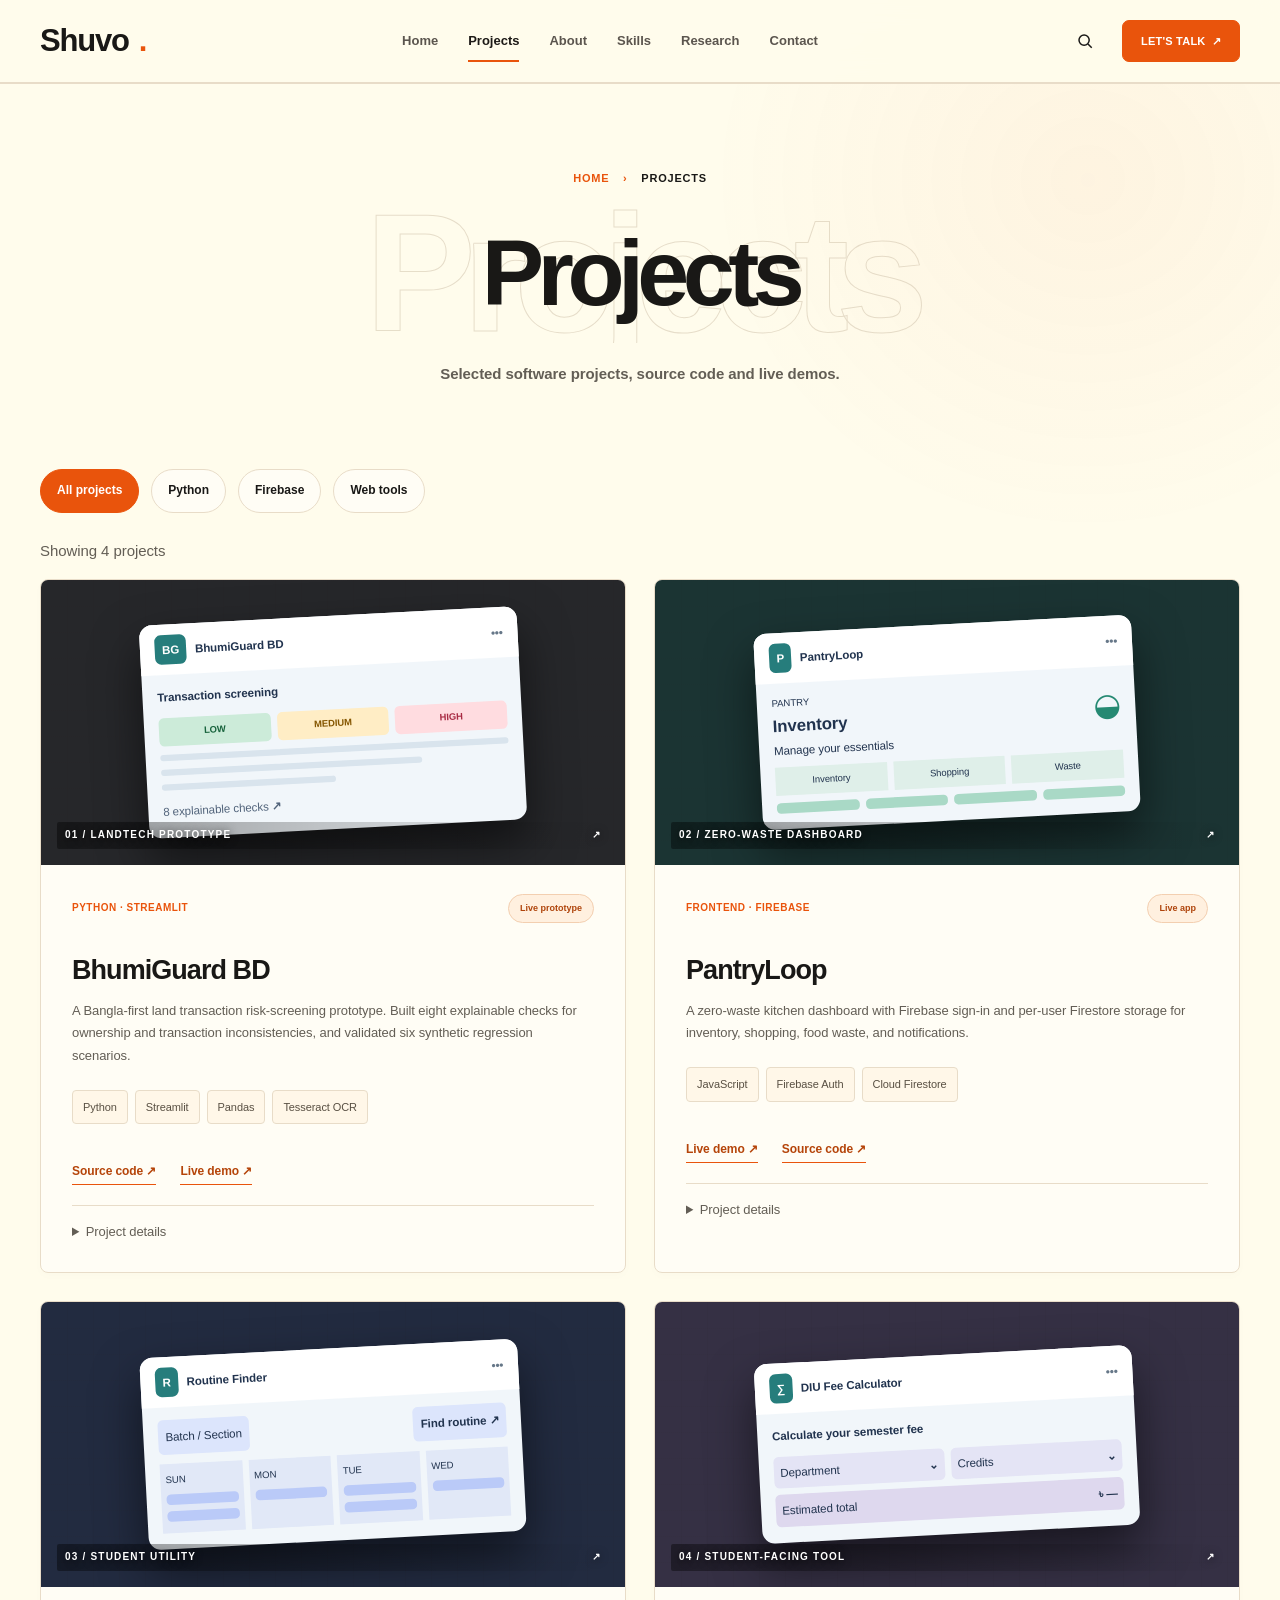
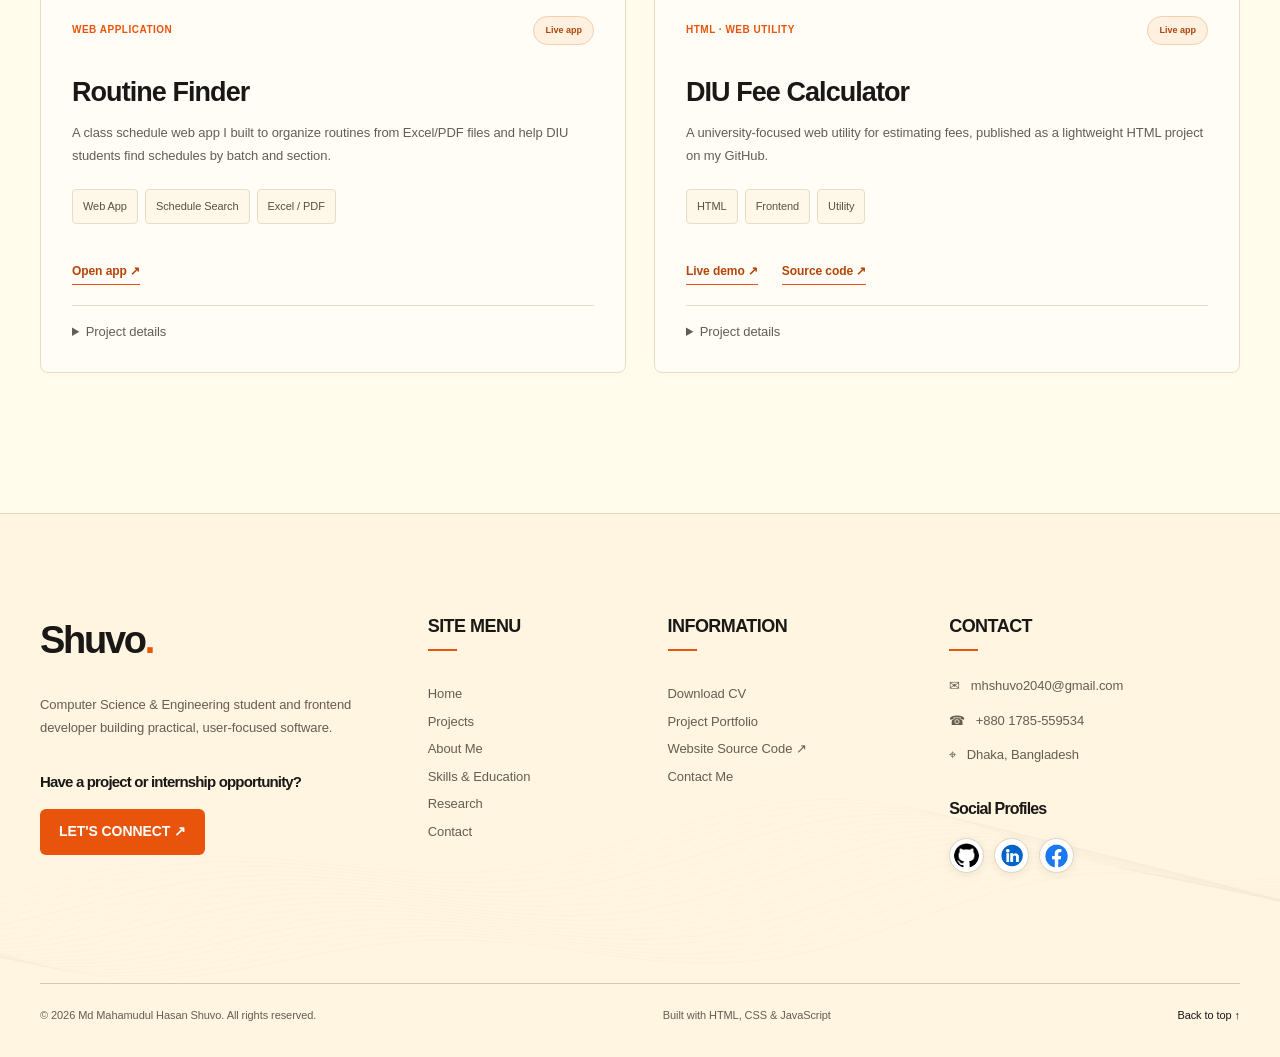
<file: projects.html>
<!DOCTYPE html>
<html lang="en">
<head>
<meta charset="utf-8"/><meta content="width=device-width, initial-scale=1" name="viewport"/>
<title>Projects | Md Mahamudul Hasan Shuvo</title>
<meta content="Selected software projects with source code and live demos." name="description"/><meta content="#fffcec" name="theme-color"/>
<meta content="Projects | Md Mahamudul Hasan Shuvo | Software Developer" property="og:title"/><meta content="Selected software projects with source code and live demos." property="og:description"/><meta content="website" property="og:type"/><meta content="https://mhshuvo1830.github.io/shuvo-portfolio/projects.html" property="og:url"/><meta content="https://mhshuvo1830.github.io/shuvo-portfolio/assets/original-photo.jpg" property="og:image"/>
<link href="https://mhshuvo1830.github.io/shuvo-portfolio/projects.html" rel="canonical"/><link href="assets/favicon.svg" rel="icon" type="image/svg+xml"/>
<link href="styles.css?v=logos-20261124" rel="stylesheet"/><script defer="" src="script.js"></script>
<meta content="light" name="color-scheme"/></head>
<body class="page-projects">
<a class="skip-link" href="#main">Skip to content</a><div aria-hidden="true" id="progress"></div>
<header class="site-header"><div class="shell header-inner">
<a aria-label="Shuvo home" class="brand" href="index.html">Shuvo<span class="brand-dot">.</span></a>
<nav aria-label="Main navigation" id="nav"><a href="index.html">Home</a><a aria-current="page" href="projects.html">Projects</a><a href="about.html">About</a><a href="skills.html">Skills</a><a href="research.html">Research</a><a href="contact.html">Contact</a></nav>
<div class="header-tools"><a aria-label="Browse projects" class="search-shortcut" href="projects.html#project-list" title="Browse projects"><svg aria-hidden="true" fill="none" stroke="currentColor" stroke-width="2" viewbox="0 0 24 24"><circle cx="10.8" cy="10.8" r="6.8"></circle><path d="m16 16 5 5"></path></svg></a>
<a class="header-contact" href="contact.html">LET'S TALK <span aria-hidden="true">↗</span></a>
<button aria-controls="nav" aria-expanded="false" aria-label="Open navigation" class="menu-toggle icon-btn" type="button"><span aria-hidden="true">☰</span></button></div></div></header><main class="shell page-main" id="main" tabindex="-1"><section class="page-banner reveal"><p class="breadcrumb"><a href="index.html">HOME</a> <span>›</span> PROJECTS</p><div class="page-title-wrap"><span aria-hidden="true" class="outline-title">Projects</span><h1>Projects</h1></div><p class="page-subtitle">Selected software projects, source code and live demos.</p></section><div aria-label="Filter projects" class="filters" role="group"><button aria-pressed="true" data-filter="all">All projects</button><button aria-pressed="false" data-filter="python">Python</button><button aria-pressed="false" data-filter="firebase">Firebase</button><button aria-pressed="false" data-filter="web">Web tools</button></div><p class="muted" id="filter-status" role="status">Showing 4 projects</p><section class="projects-grid" id="project-list"><article class="project-card reveal" data-category="python" id="project-bhumiguard">
<div aria-hidden="true" class="project-art land-art dashboard-art"><div class="art-grid"></div><div aria-hidden="true" class="mini-window land-window"><div class="mock-toolbar"><span class="mock-logo">BG</span><span>BhumiGuard BD</span><span class="mock-dots">•••</span></div><div class="mock-subhead">Transaction screening</div><div class="risk-row"><span class="risk risk-low">LOW</span><span class="risk risk-medium">MEDIUM</span><span class="risk risk-high">HIGH</span></div><div class="mock-lines"><span></span><span></span><span></span></div><div class="mock-foot">8 explainable checks <b>↗</b></div></div><div class="project-art-caption">01 / LANDTECH PROTOTYPE <span>↗</span></div></div>
<div class="project-info"><div class="project-overline"><span>PYTHON · STREAMLIT</span><span class="status-pill status-live">Live prototype</span></div><h3>BhumiGuard BD</h3><p>A Bangla-first land transaction risk-screening prototype. Built eight explainable checks for ownership and transaction inconsistencies, and validated six synthetic regression scenarios.</p><div class="tag-list project-tags"><span>Python</span><span>Streamlit</span><span>Pandas</span><span>Tesseract OCR</span></div><div class="project-links"><a href="https://github.com/mhshuvo1830/BhumiGuard-BD" rel="noopener noreferrer" target="_blank">Source code ↗</a><a href="https://bhumiguard-bd.streamlit.app/" rel="noopener noreferrer" target="_blank">Live demo ↗</a></div><details><summary>Project details</summary><p>Eight explainable checks cover ownership, duplicate deeds, area sufficiency and double sales. Six synthetic regression scenarios were validated. Downloadable reports support reviewing results.</p></details></div>
</article><article class="project-card reveal" data-category="firebase" id="project-pantryloop">
<div aria-hidden="true" class="project-art pantry-art dashboard-art"><div class="art-grid"></div><div aria-hidden="true" class="mini-window pantry-window"><div class="mock-toolbar"><span class="mock-logo pantry-logo">P</span><span>PantryLoop</span><span class="mock-dots">•••</span></div><div class="pantry-overview"><div><small>PANTRY</small><strong>Inventory</strong><span>Manage your essentials</span></div><span class="pantry-illustration">◒</span></div><div class="pantry-tabs"><span>Inventory</span><span>Shopping</span><span>Waste</span></div><div class="pantry-bars"><i></i><i></i><i></i><i></i></div></div><div class="project-art-caption">02 / ZERO-WASTE DASHBOARD <span>↗</span></div></div>
<div class="project-info"><div class="project-overline"><span>FRONTEND · FIREBASE</span><span class="status-pill status-live">Live app</span></div><h3>PantryLoop</h3><p>A zero-waste kitchen dashboard with Firebase sign-in and per-user Firestore storage for inventory, shopping, food waste, and notifications.</p><div class="tag-list project-tags"><span>JavaScript</span><span>Firebase Auth</span><span>Cloud Firestore</span></div><div class="project-links"><a href="https://mhshuvo1830.github.io/zero-waste-kitchenv2.0/" rel="noopener noreferrer" target="_blank">Live demo ↗</a><a href="https://github.com/mhshuvo1830/zero-waste-kitchenv2.0" rel="noopener noreferrer" target="_blank">Source code ↗</a></div><details><summary>Project details</summary><p>Firebase sign-in and per-user Firestore access support inventory, shopping, waste and notifications. Deployment reliability and snapshot handling were improved.</p></details></div>
</article><article class="project-card reveal" data-category="web" id="project-routine">
<div aria-hidden="true" class="project-art routine-art dashboard-art"><div class="art-grid"></div><div aria-hidden="true" class="mini-window routine-window"><div class="mock-toolbar"><span class="mock-logo routine-logo">R</span><span>Routine Finder</span><span class="mock-dots">•••</span></div><div class="routine-filter"><span>Batch / Section</span><strong>Find routine ↗</strong></div><div class="routine-cols"><div><small>SUN</small><i></i><i></i></div><div><small>MON</small><i></i></div><div><small>TUE</small><i></i><i></i></div><div><small>WED</small><i></i></div></div></div><div class="project-art-caption">03 / STUDENT UTILITY <span>↗</span></div></div>
<div class="project-info"><div class="project-overline"><span>WEB APPLICATION</span><span class="status-pill status-live">Live app</span></div><h3>Routine Finder</h3><p>A class schedule web app I built to organize routines from Excel/PDF files and help DIU students find schedules by batch and section.</p><div class="tag-list project-tags"><span>Web App</span><span>Schedule Search</span><span>Excel / PDF</span></div><div class="project-links"><a href="https://diu-routine-b00ff.web.app/" rel="noopener noreferrer" target="_blank">Open app ↗</a></div><details><summary>Project details</summary><p>Organizes class schedule information from Excel/PDF files and allows DIU students to search by batch and section.</p></details></div>
</article><article class="project-card reveal" data-category="web" id="project-calculator">
<div aria-hidden="true" class="project-art calc-art dashboard-art"><div class="art-grid"></div><div aria-hidden="true" class="mini-window calculator-window"><div class="mock-toolbar"><span class="mock-logo calc-logo">∑</span><span>DIU Fee Calculator</span><span class="mock-dots">•••</span></div><div class="calc-heading">Calculate your semester fee</div><div class="calc-form"><span>Department <b>⌄</b></span><span>Credits <b>⌄</b></span><span class="calc-result">Estimated total <b>৳ —</b></span></div></div><div class="project-art-caption">04 / STUDENT-FACING TOOL <span>↗</span></div></div>
<div class="project-info"><div class="project-overline"><span>HTML · WEB UTILITY</span><span class="status-pill status-live">Live app</span></div><h3>DIU Fee Calculator</h3><p>A university-focused web utility for estimating fees, published as a lightweight HTML project on my GitHub.</p><div class="tag-list project-tags"><span>HTML</span><span>Frontend</span><span>Utility</span></div><div class="project-links"><a href="https://mhshuvo1830.github.io/diu-fee-calculator/" rel="noopener noreferrer" target="_blank">Live demo ↗</a><a href="https://github.com/mhshuvo1830/diu-fee-calculator" rel="noopener noreferrer" target="_blank">Source code ↗</a></div><details><summary>Project details</summary><p>Calculates estimated fees using credits and waiver percentages, with deposit adjustments and a detailed fee breakdown.</p></details></div>
</article></section></main><footer aria-label="Site footer" class="site-footer"><div class="shell footer-inner">
<div class="footer-columns">
<div class="footer-about"><a aria-label="Shuvo home" class="footer-logo" href="index.html">Shuvo<span class="brand-dot">.</span></a>
<p>Computer Science &amp; Engineering student and frontend developer building practical, user-focused software.</p>
<h3 class="footer-prompt">Have a project or internship opportunity?</h3><a class="footer-cta" href="mailto:mhshuvo2040@gmail.com?subject=Portfolio%20Inquiry">LET'S CONNECT <span aria-hidden="true">↗</span></a></div>
<nav aria-label="Site menu" class="footer-nav"><h2>Site Menu</h2><a href="index.html">Home</a><a href="projects.html">Projects</a><a href="about.html">About Me</a><a href="skills.html">Skills &amp; Education</a><a href="research.html">Research</a><a href="contact.html">Contact</a></nav>
<nav aria-label="Information" class="footer-nav"><h2>Information</h2><a download="" href="resume.pdf">Download CV</a><a href="projects.html">Project Portfolio</a><a href="https://github.com/mhshuvo1830/shuvo-portfolio" rel="noopener noreferrer" target="_blank">Website Source Code ↗</a><a href="contact.html">Contact Me</a></nav>
<div class="footer-contact"><h2>Contact</h2><a href="mailto:mhshuvo2040@gmail.com">✉   mhshuvo2040@gmail.com</a><a href="tel:+8801785559534">☎   +880 1785-559534</a><p>⌖   Dhaka, Bangladesh</p><h3>Social Profiles</h3><div class="footer-social"><a aria-label="GitHub" href="https://github.com/mhshuvo1830" rel="noopener noreferrer" target="_blank" title="GitHub"><img src="assets/github-logo.png" alt="" width="36" height="36" decoding="async"/></a><a aria-label="LinkedIn" href="https://www.linkedin.com/in/md-mahamudul-hasan-shuvo-812a59266" rel="noopener noreferrer" target="_blank" title="LinkedIn"><img src="assets/linkedin-logo.png" alt="" width="36" height="36" decoding="async"/></a><a aria-label="Facebook" href="https://www.facebook.com/m.h.Shuvo1830" rel="noopener noreferrer" target="_blank" title="Facebook"><img src="assets/facebook-logo.png" alt="" width="36" height="36" decoding="async"/></a></div></div>
</div><div class="footer-bottom"><span>© <span id="year">2026</span> Md Mahamudul Hasan Shuvo. All rights reserved.</span><span>Built with HTML, CSS &amp; JavaScript</span><a href="#main">Back to top ↑</a></div>
</div></footer>
<button aria-label="Back to top" class="back-top icon-btn" hidden="" type="button">↑</button>
</body></html>
</file>
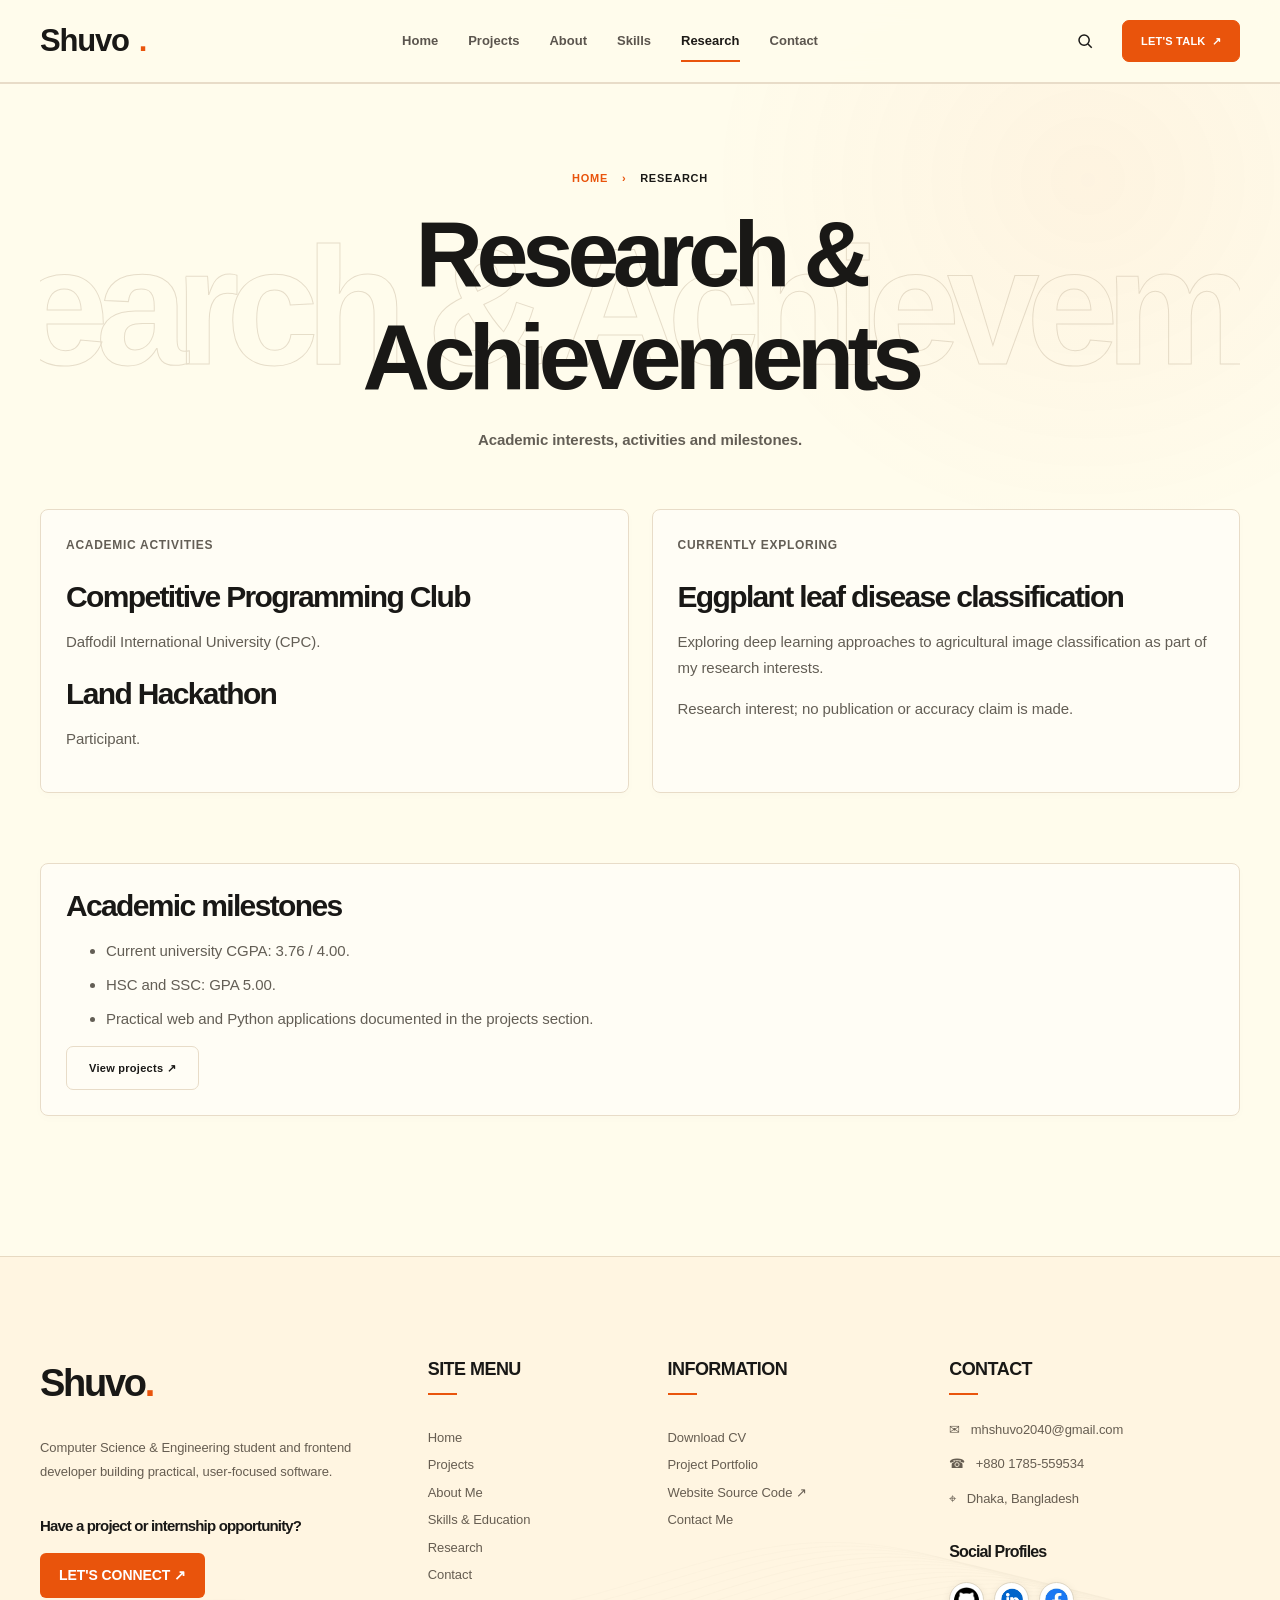
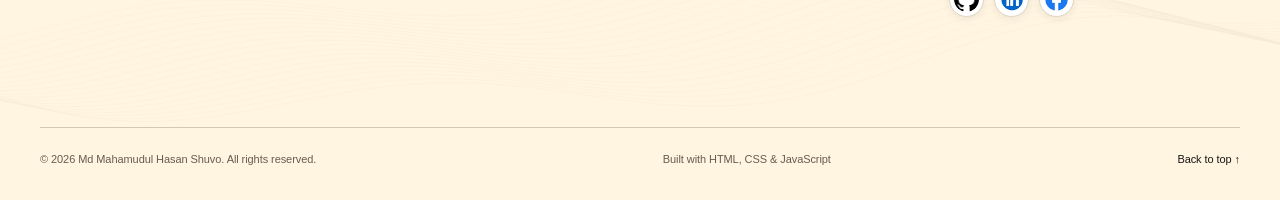
<file: research.html>
<!DOCTYPE html>
<html lang="en">
<head>
<meta charset="utf-8"/><meta content="width=device-width, initial-scale=1" name="viewport"/>
<title>Achievements &amp; Research | Md Mahamudul Hasan Shuvo</title>
<meta content="Academic activities and current research interests." name="description"/><meta content="#fffcec" name="theme-color"/>
<meta content="Achievements &amp; Research | Md Mahamudul Hasan Shuvo | Software Developer" property="og:title"/><meta content="Academic activities and current research interests." property="og:description"/><meta content="website" property="og:type"/><meta content="https://mhshuvo1830.github.io/shuvo-portfolio/research.html" property="og:url"/><meta content="https://mhshuvo1830.github.io/shuvo-portfolio/assets/original-photo.jpg" property="og:image"/>
<link href="https://mhshuvo1830.github.io/shuvo-portfolio/research.html" rel="canonical"/><link href="assets/favicon.svg" rel="icon" type="image/svg+xml"/>
<link href="styles.css?v=logos-20261124" rel="stylesheet"/><script defer="" src="script.js"></script>
<meta content="light" name="color-scheme"/></head>
<body class="page-research">
<a class="skip-link" href="#main">Skip to content</a><div aria-hidden="true" id="progress"></div>
<header class="site-header"><div class="shell header-inner">
<a aria-label="Shuvo home" class="brand" href="index.html">Shuvo<span class="brand-dot">.</span></a>
<nav aria-label="Main navigation" id="nav"><a href="index.html">Home</a><a href="projects.html">Projects</a><a href="about.html">About</a><a href="skills.html">Skills</a><a aria-current="page" href="research.html">Research</a><a href="contact.html">Contact</a></nav>
<div class="header-tools"><a aria-label="Browse projects" class="search-shortcut" href="projects.html#project-list" title="Browse projects"><svg aria-hidden="true" fill="none" stroke="currentColor" stroke-width="2" viewbox="0 0 24 24"><circle cx="10.8" cy="10.8" r="6.8"></circle><path d="m16 16 5 5"></path></svg></a>
<a class="header-contact" href="contact.html">LET'S TALK <span aria-hidden="true">↗</span></a>
<button aria-controls="nav" aria-expanded="false" aria-label="Open navigation" class="menu-toggle icon-btn" type="button"><span aria-hidden="true">☰</span></button></div></div></header><main class="shell page-main" id="main" tabindex="-1"><section class="page-banner reveal"><p class="breadcrumb"><a href="index.html">HOME</a> <span>›</span> RESEARCH</p><div class="page-title-wrap"><span aria-hidden="true" class="outline-title">Research &amp; Achievements</span><h1>Research &amp; Achievements</h1></div><p class="page-subtitle">Academic interests, activities and milestones.</p></section><section class="two-col"><article class="panel reveal"><p class="eyebrow">ACADEMIC ACTIVITIES</p><h2>Competitive Programming Club</h2><p>Daffodil International University (CPC).</p><h2>Land Hackathon</h2><p>Participant.</p></article><article class="panel reveal"><p class="eyebrow">CURRENTLY EXPLORING</p><h2>Eggplant leaf disease classification</h2><p>Exploring deep learning approaches to agricultural image classification as part of my research interests.</p><p class="muted">Research interest; no publication or accuracy claim is made.</p></article></section><section class="section panel reveal"><h2>Academic milestones</h2><ul><li>Current university CGPA: 3.76 / 4.00.</li><li>HSC and SSC: GPA 5.00.</li><li>Practical web and Python applications documented in the projects section.</li></ul><a class="btn" href="projects.html">View projects ↗</a></section></main><footer aria-label="Site footer" class="site-footer"><div class="shell footer-inner">
<div class="footer-columns">
<div class="footer-about"><a aria-label="Shuvo home" class="footer-logo" href="index.html">Shuvo<span class="brand-dot">.</span></a>
<p>Computer Science &amp; Engineering student and frontend developer building practical, user-focused software.</p>
<h3 class="footer-prompt">Have a project or internship opportunity?</h3><a class="footer-cta" href="mailto:mhshuvo2040@gmail.com?subject=Portfolio%20Inquiry">LET'S CONNECT <span aria-hidden="true">↗</span></a></div>
<nav aria-label="Site menu" class="footer-nav"><h2>Site Menu</h2><a href="index.html">Home</a><a href="projects.html">Projects</a><a href="about.html">About Me</a><a href="skills.html">Skills &amp; Education</a><a href="research.html">Research</a><a href="contact.html">Contact</a></nav>
<nav aria-label="Information" class="footer-nav"><h2>Information</h2><a download="" href="resume.pdf">Download CV</a><a href="projects.html">Project Portfolio</a><a href="https://github.com/mhshuvo1830/shuvo-portfolio" rel="noopener noreferrer" target="_blank">Website Source Code ↗</a><a href="contact.html">Contact Me</a></nav>
<div class="footer-contact"><h2>Contact</h2><a href="mailto:mhshuvo2040@gmail.com">✉   mhshuvo2040@gmail.com</a><a href="tel:+8801785559534">☎   +880 1785-559534</a><p>⌖   Dhaka, Bangladesh</p><h3>Social Profiles</h3><div class="footer-social"><a aria-label="GitHub" href="https://github.com/mhshuvo1830" rel="noopener noreferrer" target="_blank" title="GitHub"><img src="assets/github-logo.png" alt="" width="36" height="36" decoding="async"/></a><a aria-label="LinkedIn" href="https://www.linkedin.com/in/md-mahamudul-hasan-shuvo-812a59266" rel="noopener noreferrer" target="_blank" title="LinkedIn"><img src="assets/linkedin-logo.png" alt="" width="36" height="36" decoding="async"/></a><a aria-label="Facebook" href="https://www.facebook.com/m.h.Shuvo1830" rel="noopener noreferrer" target="_blank" title="Facebook"><img src="assets/facebook-logo.png" alt="" width="36" height="36" decoding="async"/></a></div></div>
</div><div class="footer-bottom"><span>© <span id="year">2026</span> Md Mahamudul Hasan Shuvo. All rights reserved.</span><span>Built with HTML, CSS &amp; JavaScript</span><a href="#main">Back to top ↑</a></div>
</div></footer>
<button aria-label="Back to top" class="back-top icon-btn" hidden="" type="button">↑</button>
</body></html>
</file>
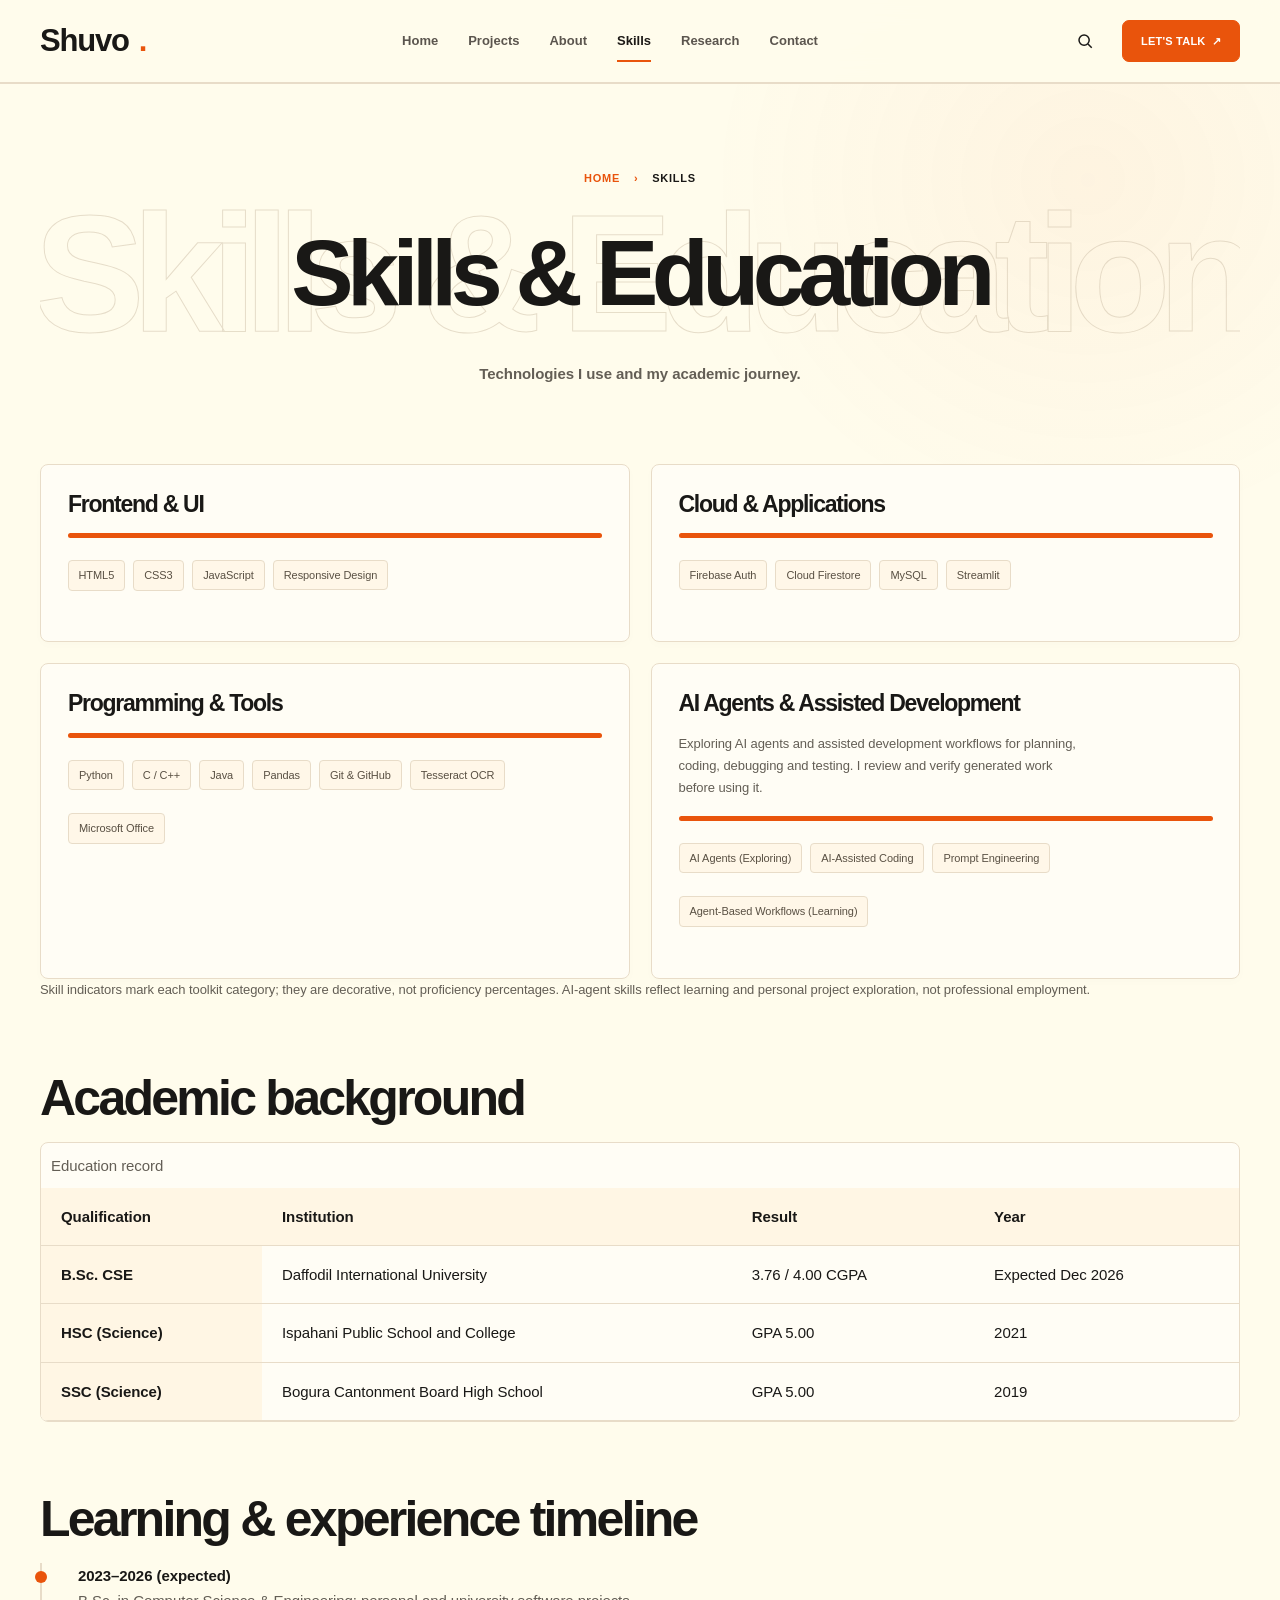
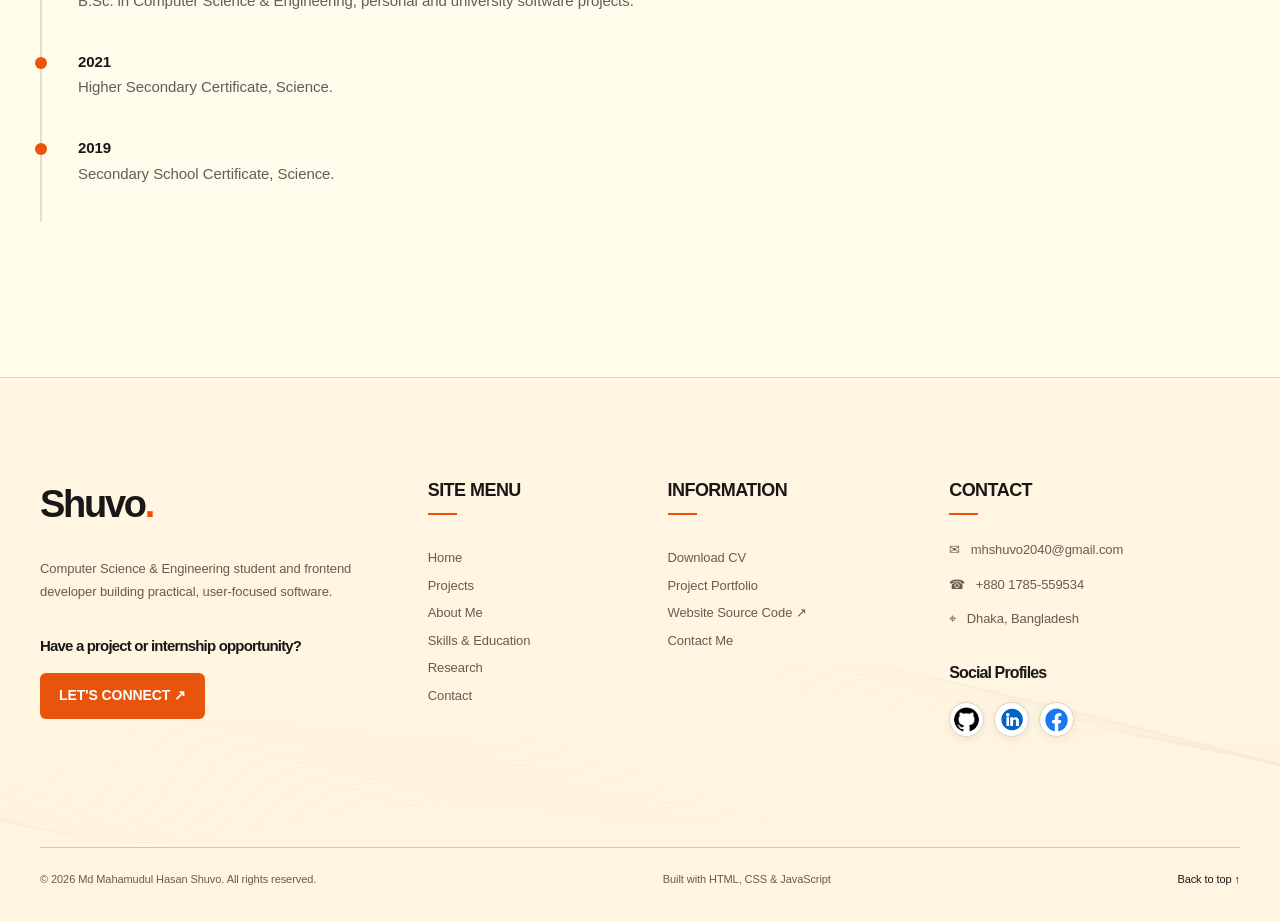
<file: skills.html>
<!DOCTYPE html>
<html lang="en">
<head>
<meta charset="utf-8"/><meta content="width=device-width, initial-scale=1" name="viewport"/>
<title>Skills &amp; Education | Md Mahamudul Hasan Shuvo</title>
<meta content="Technical skills and academic education." name="description"/><meta content="#fffcec" name="theme-color"/>
<meta content="Skills &amp; Education | Md Mahamudul Hasan Shuvo | Software Developer" property="og:title"/><meta content="Technical skills and academic education." property="og:description"/><meta content="website" property="og:type"/><meta content="https://mhshuvo1830.github.io/shuvo-portfolio/skills.html" property="og:url"/><meta content="https://mhshuvo1830.github.io/shuvo-portfolio/assets/original-photo.jpg" property="og:image"/>
<link href="https://mhshuvo1830.github.io/shuvo-portfolio/skills.html" rel="canonical"/><link href="assets/favicon.svg" rel="icon" type="image/svg+xml"/>
<link href="styles.css?v=logos-20261124" rel="stylesheet"/><script defer="" src="script.js"></script>
<meta content="light" name="color-scheme"/></head>
<body class="page-skills">
<a class="skip-link" href="#main">Skip to content</a><div aria-hidden="true" id="progress"></div>
<header class="site-header"><div class="shell header-inner">
<a aria-label="Shuvo home" class="brand" href="index.html">Shuvo<span class="brand-dot">.</span></a>
<nav aria-label="Main navigation" id="nav"><a href="index.html">Home</a><a href="projects.html">Projects</a><a href="about.html">About</a><a aria-current="page" href="skills.html">Skills</a><a href="research.html">Research</a><a href="contact.html">Contact</a></nav>
<div class="header-tools"><a aria-label="Browse projects" class="search-shortcut" href="projects.html#project-list" title="Browse projects"><svg aria-hidden="true" fill="none" stroke="currentColor" stroke-width="2" viewbox="0 0 24 24"><circle cx="10.8" cy="10.8" r="6.8"></circle><path d="m16 16 5 5"></path></svg></a>
<a class="header-contact" href="contact.html">LET'S TALK <span aria-hidden="true">↗</span></a>
<button aria-controls="nav" aria-expanded="false" aria-label="Open navigation" class="menu-toggle icon-btn" type="button"><span aria-hidden="true">☰</span></button></div></div></header><main class="shell page-main" id="main" tabindex="-1"><section class="page-banner reveal"><p class="breadcrumb"><a href="index.html">HOME</a> <span>›</span> SKILLS</p><div class="page-title-wrap"><span aria-hidden="true" class="outline-title">Skills &amp; Education</span><h1>Skills &amp; Education</h1></div><p class="page-subtitle">Technologies I use and my academic journey.</p></section><section class="skills-grid"><article class="panel skill-card reveal"><h2>Frontend &amp; UI</h2><div aria-hidden="true" class="skill-indicator"><span></span></div><ul class="tag-list"><li>HTML5</li><li>CSS3</li><li>JavaScript</li><li>Responsive Design</li></ul></article><article class="panel skill-card reveal"><h2>Cloud &amp; Applications</h2><div aria-hidden="true" class="skill-indicator"><span></span></div><ul class="tag-list"><li>Firebase Auth</li><li>Cloud Firestore</li><li>MySQL</li><li>Streamlit</li></ul></article><article class="panel skill-card reveal"><h2>Programming &amp; Tools</h2><div aria-hidden="true" class="skill-indicator"><span></span></div><ul class="tag-list"><li>Python</li><li>C / C++</li><li>Java</li><li>Pandas</li><li>Git &amp; GitHub</li><li>Tesseract OCR</li><li>Microsoft Office</li></ul></article><article class="panel skill-card reveal ai-skill-card"><h2>AI Agents &amp; Assisted Development</h2><p class="skill-description">Exploring AI agents and assisted development workflows for planning, coding, debugging and testing. I review and verify generated work before using it.</p><div aria-hidden="true" class="skill-indicator"><span></span></div><ul class="tag-list"><li>AI Agents (Exploring)</li><li>AI-Assisted Coding</li><li>Prompt Engineering</li><li>Agent-Based Workflows (Learning)</li></ul></article></section><p class="muted small">Skill indicators mark each toolkit category; they are decorative, not proficiency percentages. AI-agent skills reflect learning and personal project exploration, not professional employment.</p><section class="section reveal"><h2>Academic background</h2><div class="table-wrap"><table><caption>Education record</caption><thead><tr><th scope="col">Qualification</th><th scope="col">Institution</th><th scope="col">Result</th><th scope="col">Year</th></tr></thead><tbody><tr><th scope="row">B.Sc. CSE</th><td>Daffodil International University</td><td>3.76 / 4.00 CGPA</td><td>Expected Dec 2026</td></tr><tr><th scope="row">HSC (Science)</th><td>Ispahani Public School and College</td><td>GPA 5.00</td><td>2021</td></tr><tr><th scope="row">SSC (Science)</th><td>Bogura Cantonment Board High School</td><td>GPA 5.00</td><td>2019</td></tr></tbody></table></div></section><section class="section"><h2>Learning &amp; experience timeline</h2><ol class="timeline"><li class="reveal"><strong>2023–2026 (expected)</strong><p>B.Sc. in Computer Science &amp; Engineering; personal and university software projects.</p></li><li class="reveal"><strong>2021</strong><p>Higher Secondary Certificate, Science.</p></li><li class="reveal"><strong>2019</strong><p>Secondary School Certificate, Science.</p></li></ol></section></main><footer aria-label="Site footer" class="site-footer"><div class="shell footer-inner">
<div class="footer-columns">
<div class="footer-about"><a aria-label="Shuvo home" class="footer-logo" href="index.html">Shuvo<span class="brand-dot">.</span></a>
<p>Computer Science &amp; Engineering student and frontend developer building practical, user-focused software.</p>
<h3 class="footer-prompt">Have a project or internship opportunity?</h3><a class="footer-cta" href="mailto:mhshuvo2040@gmail.com?subject=Portfolio%20Inquiry">LET'S CONNECT <span aria-hidden="true">↗</span></a></div>
<nav aria-label="Site menu" class="footer-nav"><h2>Site Menu</h2><a href="index.html">Home</a><a href="projects.html">Projects</a><a href="about.html">About Me</a><a href="skills.html">Skills &amp; Education</a><a href="research.html">Research</a><a href="contact.html">Contact</a></nav>
<nav aria-label="Information" class="footer-nav"><h2>Information</h2><a download="" href="resume.pdf">Download CV</a><a href="projects.html">Project Portfolio</a><a href="https://github.com/mhshuvo1830/shuvo-portfolio" rel="noopener noreferrer" target="_blank">Website Source Code ↗</a><a href="contact.html">Contact Me</a></nav>
<div class="footer-contact"><h2>Contact</h2><a href="mailto:mhshuvo2040@gmail.com">✉   mhshuvo2040@gmail.com</a><a href="tel:+8801785559534">☎   +880 1785-559534</a><p>⌖   Dhaka, Bangladesh</p><h3>Social Profiles</h3><div class="footer-social"><a aria-label="GitHub" href="https://github.com/mhshuvo1830" rel="noopener noreferrer" target="_blank" title="GitHub"><img src="assets/github-logo.png" alt="" width="36" height="36" decoding="async"/></a><a aria-label="LinkedIn" href="https://www.linkedin.com/in/md-mahamudul-hasan-shuvo-812a59266" rel="noopener noreferrer" target="_blank" title="LinkedIn"><img src="assets/linkedin-logo.png" alt="" width="36" height="36" decoding="async"/></a><a aria-label="Facebook" href="https://www.facebook.com/m.h.Shuvo1830" rel="noopener noreferrer" target="_blank" title="Facebook"><img src="assets/facebook-logo.png" alt="" width="36" height="36" decoding="async"/></a></div></div>
</div><div class="footer-bottom"><span>© <span id="year">2026</span> Md Mahamudul Hasan Shuvo. All rights reserved.</span><span>Built with HTML, CSS &amp; JavaScript</span><a href="#main">Back to top ↑</a></div>
</div></footer>
<button aria-label="Back to top" class="back-top icon-btn" hidden="" type="button">↑</button>
</body></html>
</file>
<file: styles.css>
/* Shuvo Portfolio: single deployable stylesheet: base + Persona components + reference redesign. */
/* Shared design system: two themes and responsive layouts. */
:root{color-scheme:dark;--bg:#0e1422;--panel:#151e30;--raised:#1c2940;--text:#f1f5fc;--muted:#b0bfd4;--line:#34445d;--accent:#80e3cb;--on-accent:#102a25;--shadow:0 14px 45px #0003;--max:1180px;--danger:#ffb5b5}

*{box-sizing:border-box}html{scroll-behavior:smooth;scroll-padding-top:100px}body{margin:0;background:var(--bg);color:var(--text);font-family:system-ui,-apple-system,BlinkMacSystemFont,"Segoe UI",sans-serif;line-height:1.65;transition:background .25s,color .25s}a{color:var(--accent);text-decoration:none}a:hover{text-decoration:underline;text-underline-offset:4px}button,input,textarea,select{font:inherit}button{cursor:pointer}button,a,input,select,textarea,summary{outline-offset:4px} :focus-visible{outline:3px solid var(--accent)}[hidden]{display:none!important}img{max-width:100%;height:auto}.shell{width:min(var(--max),calc(100% - 64px));margin:auto}.skip-link{position:fixed;left:12px;top:-100px;background:var(--panel);padding:12px;z-index:100}.skip-link:focus{top:12px}#progress{height:3px;width:0;background:var(--accent);position:fixed;top:0;left:0;z-index:100}.site-header{position:sticky;top:0;z-index:20;background:var(--bg);border-bottom:1px solid var(--line)}.header-inner{display:flex;align-items:center;gap:22px;min-height:76px}.brand{font-size:21px;font-weight:800;white-space:nowrap;display:inline-flex;align-items:center;gap:4px;color:var(--text);letter-spacing:-.7px}.brand-mark{background:var(--accent);color:var(--on-accent);border-radius:9px;padding:5px 8px;font-size:13px;margin-right:6px;letter-spacing:0}.accent{color:var(--accent)}#nav{display:flex;gap:19px;align-items:center;margin-left:auto}#nav a{color:var(--muted);font-size:13px;font-weight:650;white-space:nowrap;padding:23px 0;position:relative}#nav a[aria-current=page]{color:var(--accent)}#nav a[aria-current=page]::after{content:"";height:2px;background:var(--accent);position:absolute;bottom:15px;left:0;right:0}.icon-btn{background:var(--panel);border:1px solid var(--line);color:var(--text);border-radius:10px;min-width:42px;min-height:42px;font-size:20px}.menu-toggle{display:none}main{min-height:65vh;padding-bottom:64px}h1,h2,h3{line-height:1.17;letter-spacing:-.035em;margin:0 0 16px}h1{font-size:clamp(40px,5.6vw,76px);max-width:940px}h2{font-size:clamp(24px,3vw,36px)}h3{font-size:23px}p{margin:0 0 16px}.lede{font-size:clamp(16px,1.7vw,20px);color:var(--muted);max-width:740px}.eyebrow{font-size:11px;letter-spacing:.19em;font-weight:800;color:var(--accent);margin-bottom:16px}.intro-name{font-size:13px;letter-spacing:.13em;color:var(--muted);font-weight:700}.dot{display:inline-block;background:var(--accent);width:9px;height:9px;border-radius:50%;margin-right:7px}.hero{display:grid;grid-template-columns:1.22fr 1fr;gap:56px;align-items:center;padding:85px 0 62px}.hero h1{font-size:clamp(42px,5.4vw,75px)}.hero-word{display:inline-block;animation:hero-in .65s ease both}.actions,.socials,.filters{display:flex;flex-wrap:wrap;gap:12px;align-items:center}.socials{margin:20px 0 0;gap:20px}.btn,.filters button{display:inline-flex;justify-content:center;align-items:center;padding:12px 18px;border:1px solid var(--line);border-radius:9px;color:var(--text);background:var(--panel);font-weight:650;transition:transform .18s,background .18s}.btn:hover,.filters button:hover{transform:translateY(-2px);background:var(--raised);text-decoration:none}.btn.primary,.filters button[aria-pressed=true]{background:var(--accent);color:var(--on-accent);border-color:var(--accent)}.hero-visual{position:relative;padding:25px 0}.editor-card{background:var(--panel);border:1px solid var(--line);border-radius:16px;box-shadow:var(--shadow);overflow:hidden}.editor-top,.editor-bottom{display:flex;justify-content:space-between;align-items:center;padding:13px 18px;border-bottom:1px solid var(--line);color:var(--muted);font-size:12px}.editor-bottom{border:0;border-top:1px solid var(--line)}.traffic-lights{display:flex;gap:5px}.traffic-lights i{width:9px;height:9px;border-radius:50%;background:#dc997c}.traffic-lights i:nth-child(2){background:#e8c56c}.traffic-lights i:nth-child(3){background:#80e3cb}.editor-body{padding:24px 14px;font-family:ui-monospace,monospace;font-size:clamp(10px,1.05vw,14px);overflow:hidden}.code-row{display:flex;gap:12px;white-space:pre;line-height:2}.line-number,.code-comment{color:var(--muted)}.code-purple{color:#b5a3ff}.code-green{color:var(--accent)}.indent{padding-left:10px}.floating-tag{display:inline-flex;border:1px solid var(--line);background:var(--raised);padding:7px 11px;border-radius:8px;font-size:12px;margin:12px 5px 0 0}.visual-orbit{display:none}.quick-strip{display:grid;grid-template-columns:repeat(3,1fr);border:1px solid var(--line);border-radius:14px;background:var(--panel)}.quick-strip>div{padding:22px 25px;display:grid;gap:4px}.quick-strip>div+div{border-left:1px solid var(--line)}.quick-strip strong{font-size:24px;color:var(--accent)}.quick-strip span,.muted,.panel p,.project-info p{color:var(--muted)}.small{font-size:13px}.section{margin-top:54px}.section-head{display:flex;justify-content:space-between;align-items:end;gap:20px;margin-bottom:20px}.section-head h2{margin-bottom:0}.page-intro{padding:62px 0 32px}.panel{background:var(--panel);border:1px solid var(--line);border-radius:15px;padding:28px}.projects-grid,.two-col,.contact-grid,.about-layout{display:grid;grid-template-columns:repeat(2,minmax(0,1fr));gap:22px}.about-layout{grid-template-columns:minmax(240px, .7fr) 1.3fr}.portrait img{border-radius:18px;width:150px;border:1px solid var(--line);margin-bottom:18px}.portrait h2{font-size:24px}.panel h2:not(:first-child){margin-top:22px}.panel li{margin:6px 0}.skills-grid{display:grid;grid-template-columns:repeat(3,minmax(0,1fr));gap:18px}.skill-card h2{font-size:24px}.skill-indicator{background:var(--raised);height:5px;border-radius:4px;margin:16px 0}.skill-indicator span{display:block;width:100%;height:100%;background:var(--accent);transform-origin:left;animation:grow .8s ease both;border-radius:4px}.tag-list{display:flex;flex-wrap:wrap;gap:8px;padding:0;list-style:none}.tag-list span,.tag-list li{color:var(--muted);background:var(--raised);border:1px solid var(--line);padding:5px 10px;border-radius:6px;font-size:12px}.project-card{border:1px solid var(--line);background:var(--panel);border-radius:17px;overflow:hidden;display:flex;flex-direction:column;transition:transform .2s,box-shadow .2s}.project-card:hover{transform:translateY(-4px);box-shadow:var(--shadow)}.project-art{height:225px;position:relative;display:grid;place-items:center;overflow:hidden;background:#202d50}.pantry-art{background:#174447}.routine-art{background:#293364}.calc-art{background:#3e3658}.art-grid{position:absolute;inset:0;background-image:linear-gradient(#ffffff09 1px,transparent 1px),linear-gradient(90deg,#ffffff09 1px,transparent 1px);background-size:26px 26px}.mini-window{background:#f1f6fa;color:#21334e;width:72%;max-width:360px;border-radius:12px;box-shadow:0 14px 24px #0003;position:relative;transform:rotate(-2deg);padding:0 14px 15px;font-size:11px}.mock-toolbar{display:flex;align-items:center;gap:8px;margin:0 -14px 12px;padding:10px 14px;background:#fff;border-radius:12px 12px 0 0;font-weight:700}.mock-logo{background:#267d7c;color:#fff;padding:5px 7px;border-radius:6px}.mock-dots{margin-left:auto;color:#678}.mock-subhead,.calc-heading{font-weight:700;margin:10px 0}.risk-row,.pantry-tabs,.pantry-bars,.routine-cols,.calc-form{display:flex;gap:6px}.risk{flex:1;padding:6px;text-align:center;border-radius:5px;font-size:9px;font-weight:700}.risk-low{background:#ccebd9;color:#18633d}.risk-medium{background:#ffedc5;color:#855600}.risk-high{background:#ffdce0;color:#a82b43}.mock-lines span{display:block;height:6px;background:#d9e4ed;margin-top:8px;border-radius:5px}.mock-lines span:nth-child(2){width:75%}.mock-lines span:nth-child(3){width:50%}.mock-foot{margin-top:11px;color:#52647b}.pantry-overview{display:flex;justify-content:space-between}.pantry-overview div{display:grid}.pantry-overview strong{font-size:16px}.pantry-illustration{font-size:30px;color:#258972}.pantry-tabs span{flex:1;background:#dfefe9;text-align:center;padding:6px;font-size:9px;margin:7px 0}.pantry-bars i,.routine-cols i{display:block;flex:1;background:#a9d9c6;border-radius:4px;height:10px}.routine-filter{display:flex;justify-content:space-between;gap:6px}.routine-filter>*{background:#dce5fc;padding:7px;border-radius:5px}.routine-cols>div{flex:1;padding:5px;background:#e1e8f7;margin-top:9px}.routine-cols i{background:#bacaf8;margin:6px 0}.calc-form{flex-wrap:wrap}.calc-form span{flex:1;padding:6px;background:#e4e4f5;border-radius:5px;min-width:40%}.calc-form b{float:right}.calc-form .calc-result{flex-basis:100%;background:#ded8ee}.project-art-caption{position:absolute;bottom:8px;left:14px;right:14px;color:#fff;font-size:9px;letter-spacing:.13em;font-weight:700;display:flex;justify-content:space-between}.project-info{padding:25px;flex:1;display:flex;flex-direction:column}.project-overline{display:flex;align-items:center;justify-content:space-between;gap:8px;margin-bottom:14px;color:var(--accent);font-size:10px;letter-spacing:.09em;font-weight:750}.status-pill{letter-spacing:0;border-radius:99px;background:var(--raised);padding:5px 10px;white-space:nowrap}.project-links{display:flex;gap:18px;flex-wrap:wrap;font-weight:700;margin:14px 0 0}.project-info details{margin-top:14px;border-top:1px solid var(--line);padding-top:10px}.project-info summary{cursor:pointer;color:var(--muted);font-size:13px}.project-info details p{margin-top:10px;font-size:14px}.table-wrap{overflow-x:auto;border:1px solid var(--line);border-radius:12px}table{border-collapse:collapse;width:100%;background:var(--panel);text-align:left}caption{padding:10px;text-align:left;color:var(--muted)}th,td{padding:16px;border-bottom:1px solid var(--line)}thead{background:var(--raised)}.timeline{padding-left:24px;border-left:2px solid var(--line);list-style:none}.timeline li{position:relative;padding:0 0 20px 12px}.timeline li::before{content:"";position:absolute;left:-31px;top:8px;background:var(--accent);border-radius:50%;width:12px;height:12px}.timeline p{color:var(--muted)}.callout{display:flex;gap:20px;justify-content:space-between;align-items:center;padding:28px;border:1px solid var(--line);border-radius:14px;background:var(--panel)}.callout p{margin:0;color:var(--muted)}.contact-grid{grid-template-columns:.7fr 1.3fr;align-items:start}.form-row{display:grid;gap:6px;margin-bottom:14px}label,legend{font-weight:650}input:not([type=radio]),textarea,select{width:100%;background:var(--bg);color:var(--text);border:1px solid var(--line);border-radius:7px;padding:10px 12px}fieldset{padding:12px;border:1px solid var(--line);border-radius:8px;margin:0 0 15px;display:flex;flex-wrap:wrap;gap:15px}.choice{display:flex;align-items:center;gap:6px;font-weight:400}input[type=radio]{accent-color:var(--accent)}textarea{resize:vertical}.invalid{border-color:var(--danger)!important}#form-status{margin-top:12px;font-size:14px}#form-status[data-error=true]{color:var(--danger)}footer{background:var(--panel);border-top:1px solid var(--line);padding:32px 0 0}.footer-grid{display:grid;grid-template-columns:1.1fr 1.1fr 1fr;gap:30px}.footer-grid nav{display:grid;grid-template-columns:1fr 1fr;gap:8px;font-size:13px}.footer-grid h2{font-size:18px}.footer-grid p,.footer-bottom{color:var(--muted);font-size:13px}.footer-grid .socials{margin:0 0 10px;font-size:13px;gap:12px}.footer-bottom{display:flex;justify-content:space-between;gap:12px;border-top:1px solid var(--line);padding:18px 0;margin-top:24px}.back-top{position:fixed;right:22px;bottom:22px;z-index:10;background:var(--accent);color:var(--on-accent)}.reveal{animation:hero-in .45s ease both}.js .reveal.waiting{opacity:0;transform:translateY(14px)}.js .reveal.visible{opacity:1;transform:none;transition:opacity .45s,transform .45s}@keyframes hero-in{from{opacity:0;transform:translateY(9px)}to{opacity:1;transform:none}}@keyframes grow{from{transform:scaleX(0)}to{transform:scaleX(1)}}
@media (max-width:1050px){.header-inner{gap:12px}#nav{gap:11px}#nav a{font-size:12px}.hero{gap:25px}.shell{width:calc(100% - 40px)}}
@media (max-width:850px){.header-inner{flex-wrap:wrap;min-height:64px;padding:10px 0}.menu-toggle{display:block;margin-left:auto}#nav{display:none;flex-basis:100%;order:4;margin:0;flex-direction:column;align-items:stretch;gap:0}#nav.open{display:flex;animation:hero-in .2s ease}#nav a{padding:10px 0;font-size:15px}#nav a[aria-current=page]::after{bottom:6px;width:30px}.hero{grid-template-columns:1fr;padding:45px 0 28px}.hero-visual{max-width:580px;width:100%;padding:0}.editor-body{font-size:13px}.skills-grid{grid-template-columns:1fr 1fr}.contact-grid,.about-layout{grid-template-columns:1fr}.footer-grid{grid-template-columns:1fr 1fr}.footer-grid>div:last-child{grid-column:1/-1}}
@media (max-width:560px){.shell{width:calc(100% - 32px)}.projects-grid,.two-col,.skills-grid,.quick-strip,.footer-grid{grid-template-columns:1fr}.quick-strip>div+div{border-left:0;border-top:1px solid var(--line)}.quick-strip>div{padding:15px 18px}.page-intro{padding:35px 0 20px}.hero h1{font-size:43px}.project-art{height:190px}.panel,.project-info{padding:19px}.section{margin-top:38px}.callout,.section-head,.footer-bottom{align-items:start;flex-direction:column}.editor-body{font-size:10px;padding:16px 9px}.code-row{gap:6px}.table-wrap{max-width:100%}.footer-grid>div:last-child{grid-column:auto}.project-overline{letter-spacing:0}.contact-grid{gap:16px}fieldset{gap:9px}}
@media (prefers-reduced-motion:reduce){*,*::before,*::after{scroll-behavior:auto!important;animation:none!important;transition:none!important}.js .reveal.waiting{opacity:1;transform:none}}
/* Ensure scroll reveals are controlled by the observer, not a finished entrance animation. */
.js .reveal.waiting,.js .reveal.visible{animation:none}

@media (max-width:850px){html:not(.js) #nav{display:flex}html:not(.js) .menu-toggle{display:none}}

/* Editorial theme: paper, ink typography and restrained periwinkle accents. */


body {font-family:Arial,Helvetica,sans-serif;line-height:1.6}.site-header {background:var(--bg);border-bottom:0;box-shadow:0 1px 0 var(--line)}.header-inner {min-height:82px;gap:20px}.brand {font-size:22px;letter-spacing:-1.3px;gap:2px}.brand-mark {background:var(--ink-button);color:var(--ink-on);border-radius:50%;padding:6px 9px;font-size:12px}.brand .accent {color:var(--text)}
#nav {border:1px solid var(--line);background:var(--panel);border-radius:100px;padding:4px;gap:2px;margin-left:auto;margin-right:auto}#nav a {font-size:12px;font-weight:600;padding:9px 12px;border-radius:100px;transition:background .2s,color .2s}#nav a:hover {background:var(--raised);text-decoration:none;color:var(--text)}#nav a[aria-current=page] {background:var(--ink-button);color:var(--ink-on)}#nav a[aria-current=page]::after {display:none}.icon-btn {border-radius:50%;background:var(--panel)}
h1,h2 {font-family:Georgia,"Times New Roman",serif;font-weight:400;letter-spacing:-.052em;line-height:1.03}h1 {font-size:clamp(48px,6.4vw,91px)}h2 {font-size:clamp(31px,3.8vw,49px)}h3 {font-size:24px;letter-spacing:-.035em}.eyebrow {color:var(--muted);letter-spacing:.17em;font-weight:700;font-size:11px}.lede {font-size:17px;line-height:1.6}
.btn,.filters button {border-radius:100px;background:var(--panel);font-size:14px;padding:12px 22px}.btn.primary,.filters button[aria-pressed=true] {background:var(--ink-button);color:var(--ink-on);border-color:var(--ink-button)}.btn.primary:hover {background:var(--accent);color:var(--on-accent)}
.section {margin-top:64px}.page-intro {padding:78px 0 36px;max-width:960px}.page-intro .lede{max-width:680px}.panel,.project-card,.callout {border-radius:22px;box-shadow:0 3px 10px #00000004}.panel {padding:32px}.panel h2{font-size:32px}.skill-card h2{font-size:29px}.tag-list span,.tag-list li {border-radius:100px;background:var(--raised);border:0;color:var(--text)}
.project-art {height:248px;background:#e1e6f3}.pantry-art {background:#dcebe1}.routine-art {background:#e7e3f3}.calc-art {background:#eee5da}.art-grid {background-image:linear-gradient(#2020200a 1px,transparent 1px),linear-gradient(90deg,#2020200a 1px,transparent 1px)}.project-art-caption {color:#353a43;font-size:9px;bottom:12px;left:18px;right:18px}.mini-window {transform:rotate(-3deg);box-shadow:0 14px 32px #17243e24}.project-info {padding:28px}.project-info h3 {font-family:Georgia,"Times New Roman",serif;font-size:31px;font-weight:400;letter-spacing:-.05em}.project-overline {color:var(--muted)}.status-pill {color:var(--accent)}
.quick-strip {border:0;border-bottom:1px solid var(--line);background:transparent;border-radius:0;margin-top:24px}.quick-strip strong {font-family:Georgia,"Times New Roman",serif;color:var(--text);font-weight:400;font-size:30px;letter-spacing:-.04em}.quick-strip>div {padding:24px 28px}.portrait img{filter:grayscale(1);border-radius:20px;width:180px}.skill-indicator span {background:var(--accent)}.table-wrap {border-radius:18px}th,td {padding:16px 20px}input:not([type=radio]),textarea,select {border-radius:12px;padding:12px 14px}fieldset{border-radius:12px}footer {background:var(--panel);padding:40px 0 0}.footer-grid h2{font-family:Arial,Helvetica,sans-serif;font-weight:700;letter-spacing:0}
/* Home: centered headline, actual portrait and meaningful linked cards. */
.editorial-hero {display:flex;flex-direction:column;gap:0;text-align:center;border:1px solid var(--line);border-radius:28px;margin-top:26px;padding:40px 28px 0;background:var(--panel);box-shadow:0 0 0 3px color-mix(in srgb,var(--glow),transparent 60%),0 8px 36px color-mix(in srgb,var(--glow),transparent 25%);overflow:hidden;position:relative}.hero-availability {display:inline-flex;align-items:center;justify-content:center;border:1px solid var(--line);border-radius:100px;padding:6px 12px;margin-bottom:13px;font-size:10px}.hero-availability .dot {background:#56836a;width:7px;height:7px}.hero-copy {max-width:880px;position:relative;z-index:2}.hero .intro-name {font-size:11px;margin:0 0 16px;letter-spacing:.2em}.hero h1 {max-width:900px;font-size:clamp(52px,6.55vw,94px);margin:0 auto 18px;line-height:.99}.hero-word {display:block;color:var(--text);font-family:Georgia,"Times New Roman",serif;font-weight:400;letter-spacing:-.06em}.hero .lede {max-width:600px;margin:0 auto 22px;font-size:16px}.hero .actions {justify-content:center}
.portrait-stage {position:relative;margin:16px auto 0;height:340px;width:min(100%,950px);isolation:isolate}.portrait-center {position:absolute;left:50%;top:23px;transform:translateX(-50%);width:258px;height:296px;border:1px solid var(--line);border-radius:130px 130px 24px 24px;background:linear-gradient(155deg,var(--raised),var(--panel));display:flex;flex-direction:column;align-items:center;justify-content:center;box-shadow:var(--shadow)}.portrait-center img {width:225px;height:239px;object-fit:cover;border-radius:116px 116px 15px 15px;filter:grayscale(1);position:relative;z-index:1}.portrait-label {font-size:9px;font-weight:700;letter-spacing:.12em;color:var(--muted);margin-top:10px;position:relative;z-index:1}.portrait-halo {position:absolute;inset:-12px;border:1px solid var(--line);border-radius:150px 150px 38px 38px;z-index:-1}.orbit-line {position:absolute;width:78%;height:200px;border:1px solid var(--line);border-radius:50%;top:64px;left:11%;transform:rotate(-11deg);z-index:-1}.orbit-line-two {transform:rotate(11deg);top:55px}
.float-card {position:absolute;width:220px;display:grid;grid-template-columns:34px 1fr;gap:2px 10px;text-align:left;align-items:center;padding:17px 14px;background:color-mix(in srgb,var(--panel),transparent 6%);backdrop-filter:blur(12px);border:1px solid var(--line);border-radius:19px;box-shadow:var(--shadow);color:var(--text);transition:transform .25s,box-shadow .25s;z-index:3;animation:float-in .7s ease both}.float-card strong {font-size:13px;line-height:1.3;font-weight:700}.float-card small {grid-column:2;font-size:11px;color:var(--muted);line-height:1.35}.float-icon {grid-row:1/3;border-radius:11px;display:grid;place-items:center;width:34px;height:34px;font-weight:700;color:#252a26;font-size:15px}.icon-lime {background:#e5f3b6}.icon-peach {background:#f7d2b8}.icon-lilac {background:#e0d7fa}.float-left {top:72px;left:10%;--angle:-7deg}.float-right {top:94px;right:9%;--angle:7deg;animation-delay:.1s}.float-bottom {top:232px;left:57%;--angle:-4deg;animation-delay:.2s}.float-card:hover {transform:rotate(0) translateY(-5px);text-decoration:none;box-shadow:0 15px 40px #0002}@keyframes float-in {from{opacity:0;transform:translateY(8px) rotate(var(--angle))}to{opacity:1;transform:rotate(var(--angle))}}
.stage-note {position:absolute;bottom:18px;text-align:left;font-size:12px;color:var(--muted)}.stage-note span{font-size:21px;color:var(--text)}.stage-note p{margin:6px 0 0}.stage-note-left{left:0}.stage-note-right{right:0;text-align:right}.hero-foot {width:100%;display:flex;align-items:center;justify-content:space-between;border-top:1px solid var(--line);padding:13px 0;gap:10px;font-size:10px;letter-spacing:.1em;color:var(--muted)}.hero-foot .socials{margin:0;gap:15px;font-size:12px;letter-spacing:0}
@media (max-width:1100px){#nav a{padding:9px 8px;font-size:11px}.header-inner{gap:10px}.float-left{left:5%}.float-right{right:5%}}
@media (max-width:850px){#nav{border-radius:16px;margin:0;padding:8px}#nav a{padding:11px 14px;font-size:14px}.header-inner{min-height:70px}.editorial-hero{padding:32px 18px 0}.hero h1{font-size:clamp(48px,8vw,76px)}.float-left{left:0}.float-right{right:0}.float-card{width:190px;padding:13px 10px}.float-bottom{left:54%}.stage-note{display:none}.page-intro{padding:52px 0 25px}}
@media (max-width:560px){.editorial-hero{margin-top:16px;padding:25px 12px 0;border-radius:20px}.hero h1{font-size:clamp(41px,11vw,59px)}.hero .lede{font-size:14px}.hero-availability{font-size:8px;letter-spacing:.08em}.hero .intro-name{font-size:9px;letter-spacing:.09em}.hero .actions{gap:8px}.hero .btn{padding:10px 12px;font-size:12px}.portrait-stage{height:auto;padding:10px 0 15px;display:grid;grid-template-columns:1fr 1fr;gap:8px}.portrait-center{position:relative;left:auto;top:auto;transform:none;grid-column:1/-1;justify-self:center;width:182px;height:208px;margin-bottom:8px}.portrait-center img{width:158px;height:167px}.portrait-halo{inset:-6px}.portrait-label{font-size:7px}.float-card{position:static;width:100%;padding:10px 8px;grid-template-columns:24px 1fr;column-gap:6px;animation:none;min-width:0}.float-card strong{font-size:11px}.float-card small{font-size:10px}.float-icon{width:24px;height:24px;font-size:11px}.float-bottom{grid-column:1/-1;justify-self:center;max-width:240px}.orbit-line{display:none}.hero-foot{flex-direction:column;align-items:center;text-align:center;font-size:9px}.section{margin-top:42px}.panel,.project-info{padding:20px}.page-intro{padding:40px 0 24px}.page-intro h1{font-size:50px}.project-art{height:200px}.quick-strip>div{padding:13px 15px}.quick-strip strong{font-size:25px}th,td{padding:10px 12px}.project-overline{font-size:10px}.footer-grid{gap:18px}}
@media (prefers-reduced-motion:reduce){.float-card{transform:none!important;animation:none!important}}
/* Keep primary interactions stable during keyboard/touch use. */
.float-bottom{left:65%}
.float-card{animation-fill-mode:backwards;transform:rotate(var(--angle,0deg))}
.float-card:hover,.float-card:focus-visible{transform:rotate(0) translateY(-3px)}
.btn:hover,.filters button:hover{transform:none}
@media (min-width:701px) and (max-width:850px){.float-bottom{left:auto;right:0}}
@media (max-width:700px){.portrait-stage{height:auto;padding:10px 0 15px;display:grid;grid-template-columns:1fr 1fr;gap:8px}.portrait-center{position:relative;left:auto;top:auto;transform:none;grid-column:1/-1;justify-self:center;width:182px;height:208px;margin-bottom:8px}.portrait-center img{width:158px;height:167px}.portrait-halo{inset:-6px}.portrait-label{font-size:7px}.float-card{position:static;width:100%;padding:10px 8px;grid-template-columns:24px 1fr;column-gap:6px;animation:none;transform:none;min-width:0}.float-card strong{font-size:11px}.float-card small{font-size:10px}.float-icon{width:24px;height:24px;font-size:11px}.float-bottom{grid-column:1/-1;justify-self:center;max-width:240px}.orbit-line{display:none}}
@media (prefers-reduced-motion:reduce){.float-card,.float-card:hover,.float-card:focus-visible{transform:none!important;animation:none!important}}

/* Shared editorial footer */
.editorial-footer{background:transparent;border:0;padding:0 0 24px;margin-top:60px}.footer-shell{background:var(--panel);border:1px solid var(--line);border-radius:24px;padding:32px 36px 0;box-shadow:0 0 0 2px color-mix(in srgb,var(--glow),transparent 75%)}.footer-masthead{display:flex;align-items:center;gap:18px;padding-bottom:26px;border-bottom:1px solid var(--line);flex-wrap:wrap}.footer-wordmark{font-family:Georgia,serif;font-size:clamp(38px,4.2vw,60px);font-weight:700;letter-spacing:-.075em;line-height:1;color:var(--text)}.footer-wordmark span{font-weight:400;font-style:italic}.footer-masthead p{color:var(--muted);font-size:13px;margin:0}.footer-masthead .btn{margin-left:auto}.footer-columns{display:grid;grid-template-columns:1fr 1fr 1.45fr;gap:32px;padding:30px 0 10px}.footer-columns nav{display:flex;flex-direction:column;align-items:flex-start;gap:8px}.footer-columns h2{font:700 11px/1.4 Arial,sans-serif;letter-spacing:.14em;text-transform:uppercase;margin:0 0 8px;color:var(--muted)}.footer-columns a{font-size:14px;color:var(--text)}.footer-columns a[aria-current=page]{text-decoration:underline;text-underline-offset:4px}.footer-contact p{font-size:14px;color:var(--muted);margin:0 0 12px}.footer-email{overflow-wrap:anywhere;font-weight:700}.footer-social-links{display:flex;gap:8px;flex-wrap:wrap;margin-top:16px}.footer-social-links a{border:1px solid var(--line);border-radius:100px;padding:6px 11px;font-size:12px}.footer-utilities{display:flex;gap:18px;flex-wrap:wrap}.footer-bottom{margin-top:14px;align-items:center}.footer-bottom a{color:var(--text)}
@media (max-width:850px){.footer-columns{grid-template-columns:1fr 1fr}.footer-contact{grid-column:1/-1}.footer-shell{padding:25px 24px 0}}
@media (max-width:560px){.editorial-footer{margin-top:40px;padding-bottom:14px}.footer-shell{padding:20px 16px 0;border-radius:18px}.footer-masthead{gap:9px;padding-bottom:20px}.footer-masthead p{width:100%}.footer-masthead .btn{margin-left:0}.footer-columns{gap:22px 12px;padding:22px 0 4px}.footer-columns a{font-size:13px}.footer-bottom{align-items:flex-start}.footer-social-links a{font-size:12px}}


/* SHUVO / PERSONA — original charcoal portfolio redesign.
   Concept inspired by the minimal dark aesthetic, not copied assets or source. */
:root{
  color-scheme:dark;--bg:#090a0b;--panel:#141617;--raised:#1c1e1f;
  --text:#f4f2ed;--muted:#a2a4a5;--line:#393b3d;
  --accent:#e8c9a2;--on-accent:#17120d;--shadow:0 24px 70px #0006;
  --danger:#f4b3ad;--max:1270px;--glow:#e8c9a2;
}

*{box-sizing:border-box}
html{scroll-behavior:smooth;scroll-padding-top:92px}
body{font-family:Inter,"DM Sans",ui-sans-serif,system-ui,-apple-system,"Segoe UI",sans-serif;line-height:1.65;letter-spacing:-.005em;background:var(--bg);color:var(--text);overflow-x:hidden}
body::before{content:"";position:fixed;inset:-20% -15% auto auto;width:60vw;height:80vh;background:radial-gradient(ellipse at center,color-mix(in srgb,var(--accent),transparent 95%),transparent 70%);pointer-events:none;z-index:-1}
a{color:var(--accent);transition:color .16s}a:hover{color:var(--text)}
.shell{width:min(var(--max),calc(100% - 76px));margin-inline:auto}
#progress{background:var(--accent)}
.site-header{height:auto;background:color-mix(in srgb,var(--bg),transparent 4%);border-bottom:1px solid var(--line);backdrop-filter:blur(20px)}
.header-inner{min-height:84px;display:flex;align-items:center;gap:28px}
.brand{display:flex;gap:10px;align-items:center;color:var(--text);text-decoration:none!important}
.brand-symbol{display:grid;place-items:center;width:43px;height:43px;border:1px solid var(--line);border-radius:50%;font-family:Georgia,"Times New Roman",serif;font-size:27px;line-height:1;letter-spacing:-.07em}
.brand-dot{color:var(--accent)}.brand-name{font-weight:800;font-size:16px;letter-spacing:.13em}.brand-light{font-size:11px;color:var(--muted);font-weight:500;letter-spacing:.02em}
#nav{gap:26px;margin-left:auto}#nav a{font-size:12px;letter-spacing:.025em;font-weight:600;color:var(--muted);padding:28px 0;transition:color .18s}#nav a[aria-current=page],#nav a:hover{color:var(--text)}#nav a[aria-current=page]::after{background:var(--accent);height:2px;bottom:21px}
.header-tools{display:flex;align-items:center;gap:10px}.header-contact{border:1px solid var(--accent);color:var(--text);padding:11px 19px;border-radius:99px;font-size:12px;font-weight:700;white-space:nowrap}.header-contact:hover{background:var(--accent);color:var(--on-accent);text-decoration:none}
.icon-btn{border-radius:50%;background:transparent;border-color:var(--line);color:var(--text);display:inline-grid;place-items:center;min-height:40px;min-width:40px}
.icon-btn:hover{background:var(--raised)}
main.page-main{padding-bottom:70px}
h1,h2,h3{font-weight:600;letter-spacing:-.055em}h1{font-size:clamp(56px,7.7vw,112px);line-height:1.04}h2{font-size:clamp(27px,4vw,50px);line-height:1.1}h3{font-size:clamp(19px,2.2vw,28px)}
.eyebrow{font-size:11px;font-weight:700;letter-spacing:.20em;color:var(--accent)}.lede{color:var(--muted);font-size:clamp(15px,1.4vw,19px);line-height:1.73}
/* Hero: editorial large type, monochrome photograph, no fake statistics. */
.persona-hero{display:block!important;margin-top:0;padding:26px 0 28px!important;min-height:unset;border:0!important}
.hero-topline,.hero-bottom{display:flex;align-items:center;justify-content:space-between;gap:12px;font-size:10px;font-weight:700;letter-spacing:.14em;color:var(--muted)}
.hero-topline{padding:10px 0 22px;border-bottom:1px solid var(--line)}.hero-topline span{display:inline-flex;align-items:center;gap:8px}.status-dot{height:7px;width:7px;border-radius:100%;background:#b2ce96;box-shadow:0 0 0 3px #b2ce9619}
.persona-hero .hero-grid{display:grid;grid-template-columns:minmax(0,1.05fr) minmax(310px,.85fr);gap:5%;align-items:center;padding:56px 0 55px;min-height:690px}
.persona-hero .hero-copy{max-width:none;z-index:2}
.persona-hero h1{font-size:clamp(61px,7.0vw,116px);line-height:1.04;letter-spacing:-.08em;font-weight:650;margin:0 0 25px;max-width:770px}
.persona-hero h1 em{font-family:Georgia,"Times New Roman",serif;font-weight:400;letter-spacing:-.075em;color:var(--accent)}
.outline-word{-webkit-text-stroke:1px var(--text);color:transparent}
.persona-hero .lede{font-size:17px;max-width:600px;margin:0 0 29px;color:var(--muted)}
.hairline{display:inline-block;width:23px;height:1px;vertical-align:middle;background:var(--accent);margin-right:12px}
.persona-hero .actions{gap:12px;margin:24px 0 40px}
.btn{padding:14px 23px;border-radius:100px;border-color:var(--line);background:transparent;font-size:13px;font-weight:700;color:var(--text);box-shadow:none}
.btn.primary{background:var(--text);border-color:var(--text);color:var(--bg)}.btn.primary:hover{background:var(--accent);border-color:var(--accent);color:var(--on-accent)}
.btn.secondary{background:transparent;border:1px solid var(--line);color:var(--text)}.btn.secondary:hover{border-color:var(--accent);color:var(--accent)}
.hero-socials{display:flex;flex-wrap:wrap;gap:20px;font-size:10px;font-weight:700;letter-spacing:.09em;color:var(--muted);align-items:center}
.hero-socials a{color:var(--text)}.hero-socials span{margin-left:auto;color:var(--muted)}
/* portrait is real original photo, with abstract type and line embellishments */
.hero-portrait{position:relative;margin:0;min-width:0;isolation:isolate}
.portrait-backdrop{position:relative;height:540px;background:linear-gradient(130deg,#252425,#151617 48%,#24201e);border:1px solid #343434;border-radius:4px;overflow:hidden;display:grid;place-items:center}
.portrait-backdrop::before{content:"S";position:absolute;top:-90px;left:-15px;font-family:Georgia,serif;font-size:500px;line-height:1;transform:rotate(-8deg);font-weight:bold;opacity:.12;color:#e8c9a2}
.portrait-backdrop::after{content:"";position:absolute;inset:27px;border:1px solid #ffffff2f;pointer-events:none;z-index:2}
.portrait-backdrop img{position:relative;z-index:2;display:block;width:260px;height:260px;max-width:78%;object-fit:cover;filter:grayscale(1) contrast(1.1);border-radius:50%;border:9px solid #e4ded2;box-shadow:0 24px 70px #0008;transition:transform .4s}
.portrait-backdrop img:hover{transform:scale(1.025)}
.portrait-orbit{position:absolute;right:28px;top:28px;font-size:55px;z-index:3;color:var(--accent)}
.portrait-monogram{position:absolute;left:26px;bottom:7px;font-family:Georgia,serif;font-size:95px;font-style:italic;font-weight:400;color:#eee8db;opacity:.78}
.hero-portrait figcaption{display:flex;justify-content:space-between;align-items:center;gap:12px;padding:13px 0;color:var(--muted);font-size:10px;letter-spacing:.10em;font-weight:700}.hero-portrait figcaption a{color:var(--text)}
.portrait-side-label{position:absolute;right:-20px;top:50%;transform:translate(100%,-50%) rotate(90deg);font-size:9px;letter-spacing:.18em;color:var(--muted);white-space:nowrap}
.hero-bottom{padding:18px 0 0;border-top:1px solid var(--line)}
/* Page headings and section language */
.persona-page-intro{padding:65px 0 42px!important;border-bottom:1px solid var(--line);margin-bottom:38px}
.page-counter{display:flex;justify-content:space-between;gap:12px;color:var(--muted);font-size:10px;letter-spacing:.15em;margin-bottom:40px}
.persona-page-intro .page-heading{font-size:clamp(52px,7.2vw,98px);max-width:1100px;line-height:1;letter-spacing:-.07em;font-weight:650;margin-bottom:30px}
.persona-page-intro .lede{max-width:750px;margin:0}
.section{margin-top:80px}.section-head{margin-bottom:26px}.section-head h2{font-size:clamp(30px,4.2vw,52px);font-weight:600}.section-head>a{color:var(--accent);font-size:13px}
.quick-strip{display:grid;grid-template-columns:repeat(3,1fr);background:transparent;border:0;border-top:1px solid var(--line);border-bottom:1px solid var(--line);border-radius:0!important;gap:0;margin-top:0}
.quick-strip>div{padding:29px 28px}.quick-strip>div+div{border-left:1px solid var(--line)}.quick-strip strong{font-family:Georgia,serif;font-weight:400;color:var(--text);font-size:36px}.quick-strip span{font-size:13px;color:var(--muted)}
.panel{background:var(--panel);border:1px solid var(--line);border-radius:5px;padding:32px}
.panel h2{font-size:30px}.panel h3{font-size:22px}
/* Work as editorial image-led cards */
.projects-grid{gap:28px}.project-card{background:transparent;border:1px solid var(--line);border-radius:4px;overflow:hidden;transition:border-color .2s,transform .25s}
.project-card:hover{transform:translateY(-3px);border-color:var(--accent)}
.project-art{height:285px;background:#26272a}.pantry-art{background:#1b3433}.routine-art{background:#222b40}.calc-art{background:#353044}
.project-art .mini-window{transform:rotate(-3deg) scale(1.05);transition:transform .32s ease;box-shadow:0 21px 45px #0008}
.project-card:hover .mini-window{transform:rotate(0) scale(1.08)}.project-art-caption{font-size:10px;letter-spacing:.15em;bottom:13px;left:22px;right:22px}
.project-info{padding:25px 28px 28px}.project-info h3{font-family:Georgia,"Times New Roman",serif;font-weight:400;letter-spacing:-.045em;font-size:clamp(26px,3vw,35px);margin:3px 0 13px}
.project-info p{font-size:14px;line-height:1.65;color:var(--muted)}.project-overline{letter-spacing:.14em;color:var(--accent);font-size:10px}
.project-links a{font-size:12px;font-weight:700;color:var(--text);border-bottom:1px solid var(--accent);padding-bottom:3px}.project-links a:hover{color:var(--accent)}
.status-pill{background:var(--raised);color:var(--muted);border:1px solid var(--line);font-size:10px}
.tag-list span,.tag-list li{background:transparent;color:var(--muted);border:1px solid var(--line);font-size:11px;border-radius:4px}
/* Skills, services, and CTA */
.skills-grid{gap:16px}.skill-card{border-radius:4px}.skill-indicator{background:var(--raised)}.skill-indicator span{background:var(--accent)}
.service-grid{display:grid;grid-template-columns:repeat(3,minmax(0,1fr));border-top:1px solid var(--line);border-bottom:1px solid var(--line)}
.service-item{padding:34px 23px 38px;color:var(--text);text-decoration:none!important;position:relative;min-height:235px;border-right:1px solid var(--line)}.service-item:last-child{border-right:0}.service-item:hover{background:var(--panel)}
.service-no{color:var(--accent);font-size:11px;letter-spacing:.15em}.service-item h3{font-size:clamp(22px,2.5vw,30px);letter-spacing:-.055em;margin:24px 0 12px}.service-item p{font-size:13px;color:var(--muted);margin:0}.service-arrow{position:absolute;right:23px;top:35px;font-size:23px;color:var(--accent)}
.closing-cta{border-top:1px solid var(--line);padding:60px 12px 10px;display:flex;align-items:end;justify-content:space-between;gap:16px}.closing-cta h2{font-size:clamp(42px,6vw,78px);line-height:1.02;margin:20px 0 14px}.closing-cta h2 em{font-weight:400;font-family:Georgia,serif;color:var(--accent)}.closing-cta p:not(.eyebrow){color:var(--muted)}
.round-arrow,.footer-disc{width:90px;height:90px;border:1px solid var(--accent);border-radius:50%;display:grid;place-items:center;color:var(--text);font-size:36px;flex-shrink:0}.round-arrow:hover{background:var(--accent);color:var(--on-accent);text-decoration:none}
/* Footer: five real, working columns based on supplied footer layout. */
.site-footer{background:var(--panel);margin-top:72px;border-top:1px solid var(--line);padding:0}
.footer-inner{padding:0 0 12px}
.footer-topline{display:flex;justify-content:space-between;gap:16px;align-items:center;padding:25px 0;border-bottom:1px solid var(--line);font-size:10px;letter-spacing:.15em;font-weight:700;color:var(--muted)}.footer-topline a{color:var(--text)}
.footer-columns{display:grid;grid-template-columns:1.3fr 1fr 1fr 1.05fr 1.55fr;gap:28px;padding:50px 0 58px}
.footer-columns h2{font-size:15px;letter-spacing:-.025em;font-weight:650;margin:0 0 25px;color:var(--text);font-family:inherit}
.footer-nav{display:flex;flex-direction:column;align-items:flex-start;gap:12px}.footer-nav a{color:var(--muted);font-size:12px}.footer-nav a:hover{color:var(--text)}
.footer-about .footer-logo{display:inline-block;color:var(--text);font-weight:800;font-size:25px;letter-spacing:.02em;margin:-7px 0 20px}
.footer-about p,.footer-contact p{font-size:12px;color:var(--muted);line-height:1.75;margin:0 0 8px}.footer-email-cta{font-size:12px;display:inline-block;margin-top:18px;color:var(--accent);font-weight:650}.footer-email{font-size:12px;color:var(--text);overflow-wrap:anywhere;display:block}.footer-social{display:flex;gap:10px;margin-top:20px}.footer-social a{border:1px solid var(--line);border-radius:50%;width:34px;height:34px;display:grid;place-items:center;font-size:11px;font-weight:800;color:var(--text)}.footer-social a:hover{background:var(--accent);color:var(--on-accent);text-decoration:none}
.footer-bottom{border-top:1px solid var(--line);padding:20px 0;margin:0;display:flex;align-items:center;justify-content:space-between;gap:15px;color:var(--muted);font-size:10px}.footer-bottom a{color:var(--text)}
/* Forms/table in both themes */
input:not([type=radio]),select,textarea{border:1px solid var(--line);background:var(--panel);color:var(--text)}input:focus,select:focus,textarea:focus{border-color:var(--accent)}
fieldset{border:1px solid var(--line)}.form-status{color:var(--text)}
.filters button{border-radius:99px;background:transparent}.filters button[aria-pressed=true]{background:var(--accent);color:var(--on-accent)}
.table-wrap{border-radius:4px}.table-wrap table{background:var(--panel)}
/* Responsive; navigation is an accessible collapsible menu below 860px */
@media (max-width:1180px){.shell{width:min(var(--max),calc(100% - 48px))}.footer-columns{gap:16px;grid-template-columns:1.3fr .95fr .95fr 1.1fr 1.2fr}.persona-hero .hero-grid{gap:4%;min-height:630px}.portrait-backdrop{height:480px}.portrait-side-label{display:none}#nav{gap:17px}}
@media (max-width:930px){.menu-toggle{display:inline-grid}.header-inner{flex-wrap:wrap;min-height:76px;padding:12px 0}#nav{display:none;order:10;flex-basis:100%;margin:4px 0 0;gap:0;flex-direction:column;align-items:stretch;border:1px solid var(--line);padding:10px 18px;background:var(--panel);border-radius:4px}#nav.open{display:flex}#nav a{padding:11px 2px;font-size:14px}#nav a[aria-current=page]::after{bottom:7px;width:23px}.header-tools{margin-left:auto}.persona-hero .hero-grid{grid-template-columns:1fr 330px;gap:30px;padding:45px 0;min-height:unset}.persona-hero h1{font-size:clamp(50px,7.5vw,76px)}.portrait-backdrop{height:430px}.footer-columns{grid-template-columns:repeat(3,minmax(0,1fr));gap:28px}.footer-contact{grid-column:auto}}
@media (max-width:710px){.persona-hero .hero-grid{grid-template-columns:1fr;gap:25px}.persona-hero h1{font-size:clamp(54px,11vw,85px)}.persona-hero .lede{max-width:590px}.hero-portrait{max-width:510px;width:100%;margin-inline:auto}.portrait-backdrop{height:340px}.portrait-backdrop img{width:220px;height:220px}.hero-socials span{margin-left:0}.hero-bottom{flex-wrap:wrap}.service-grid{grid-template-columns:1fr}.service-item{border-right:0;border-bottom:1px solid var(--line);min-height:unset;padding:26px 18px}.service-item:last-child{border-bottom:0}.service-item h3{margin:14px 0}.quick-strip>div{padding:20px 15px}.quick-strip strong{font-size:28px}.footer-columns{grid-template-columns:repeat(2,minmax(0,1fr));gap:34px 26px}.footer-about,.footer-contact{grid-column:span 2}.footer-bottom{flex-wrap:wrap}.projects-grid{grid-template-columns:1fr}}
@media (max-width:480px){.shell{width:calc(100% - 34px)}.header-inner{min-height:64px;gap:8px}.brand-name{font-size:13px}.brand-light{font-size:9px}.brand-symbol{width:35px;height:35px;font-size:22px}.header-contact{display:none}.persona-hero{padding:17px 0 20px!important}.hero-topline,.hero-bottom{font-size:8px;letter-spacing:.07em}.hero-topline{align-items:start}.persona-hero .hero-grid{padding:31px 0}.persona-hero h1{font-size:clamp(48px,13vw,67px)}.persona-hero .lede{font-size:14px}.persona-hero .actions{margin-bottom:25px}.persona-hero .actions .btn{padding:11px 15px;font-size:12px}.hero-socials{gap:12px;font-size:9px}.portrait-backdrop{height:280px}.portrait-backdrop img{width:180px;height:180px}.portrait-monogram{font-size:66px}.portrait-backdrop::after{inset:14px}.hero-portrait figcaption{font-size:8px}.quick-strip{grid-template-columns:1fr}.quick-strip>div+div{border:0;border-top:1px solid var(--line)}.quick-strip>div{padding:15px 5px}.section{margin-top:50px}.section-head{align-items:flex-start;flex-direction:column}.project-info{padding:21px}.project-art{height:220px}.page-counter{margin-bottom:26px;font-size:9px}.persona-page-intro{padding:36px 0 30px!important}.persona-page-intro .page-heading{font-size:clamp(48px,12vw,70px)}.panel{padding:20px}.closing-cta{padding:35px 0 0}.closing-cta h2{font-size:48px}.round-arrow{width:55px;height:55px;font-size:25px}.footer-topline{font-size:9px}.footer-columns{gap:28px 18px;padding:33px 0}.footer-columns h2{font-size:14px;margin-bottom:15px}.footer-nav{gap:8px}.footer-nav a{font-size:11px}.footer-bottom{font-size:9px}}
@media (prefers-reduced-motion:reduce){*,*::before,*::after{animation-duration:.01ms!important;transition-duration:.01ms!important;scroll-behavior:auto!important}}
/* Override higher-specificity remnants of the previous editorial palette. */


.site-header #nav{border:0;background:transparent;border-radius:0;padding:0;margin-left:auto;margin-right:0;gap:23px}
.site-header #nav a{color:var(--muted);border-radius:0;padding:27px 0;background:transparent;font-size:12px;letter-spacing:.04em}
.site-header #nav a:hover,.site-header #nav a[aria-current=page]{color:var(--text);background:transparent}
.site-header #nav a[aria-current=page]::after{display:block;bottom:19px}
.persona-hero h1{font-family:Inter,"DM Sans",ui-sans-serif,system-ui,-apple-system,"Segoe UI",sans-serif;font-weight:650}
.persona-page-intro h1{font-family:Inter,"DM Sans",ui-sans-serif,system-ui,-apple-system,"Segoe UI",sans-serif;font-weight:650}
.section-head h2,.service-section h2,.closing-cta h2{font-family:Inter,"DM Sans",ui-sans-serif,system-ui,-apple-system,"Segoe UI",sans-serif;font-weight:650}
.persona-hero .actions{justify-content:flex-start}
.portrait-side-label{display:none}
@media (max-width:930px){.site-header #nav{display:none;order:10;flex-basis:100%;margin:5px 0 0;padding:10px 18px;background:var(--panel);border:1px solid var(--line);border-radius:4px;gap:0;flex-direction:column;align-items:stretch}.site-header #nav.open{display:flex}.site-header #nav a{padding:11px 2px;font-size:13px}.site-header #nav a[aria-current=page]::after{bottom:6px;width:25px}}
/* final polish and clear low-contrast imagery captions */
.menu-toggle{display:none}
.project-art-caption{color:#ffffff!important;text-shadow:0 1px 8px #000c;z-index:2;background:linear-gradient(90deg,#0006,transparent);padding:5px 8px;border-radius:2px}
.btn span,.header-contact span{margin-left:8px}
@media (max-width:930px){.menu-toggle{display:inline-grid}}


/* Persona-inspired Shuvo redesign. Uses the original uploaded portrait file directly. */


html{scroll-padding-top:90px}body{font-family:Inter,Arial,Helvetica,sans-serif;background:var(--bg);color:var(--text);font-size:15px;line-height:1.68;overflow-x:hidden}a{color:inherit;text-decoration:none}a:hover{color:var(--accent);text-decoration:none}button,a,input,select,textarea{touch-action:manipulation}a:focus-visible,button:focus-visible,input:focus-visible,textarea:focus-visible,select:focus-visible,summary:focus-visible{outline:3px solid var(--accent);outline-offset:4px}.shell{width:min(var(--max),calc(100% - 64px));margin-inline:auto}
#progress{background:var(--accent)}.skip-link{background:var(--panel);color:var(--text);border:1px solid var(--accent)}
/* Navigation closely follows the requested Persona desktop composition. */
.site-header{position:sticky;z-index:30;top:0;border-bottom:1px solid #ffffff0d;background:color-mix(in srgb,var(--bg) 92%,transparent);backdrop-filter:blur(14px);-webkit-backdrop-filter:blur(14px)}
.site-header .header-inner{min-height:82px;display:flex;align-items:center;justify-content:space-between;gap:30px;flex-wrap:nowrap;padding:0}
.site-header .brand{font-weight:850;font-size:31px;letter-spacing:-1.2px;color:var(--text);min-width:165px;margin:0}.brand-dot{color:var(--accent)}
.site-header #nav{margin:0 auto;display:flex;align-items:center;justify-content:center;gap:30px;border:0;background:none;padding:0;flex:1;order:unset}
.site-header #nav a{font-size:13px;font-weight:650;letter-spacing:0;line-height:1.2;color:var(--muted);position:relative;padding:29px 0;background:none}
.site-header #nav a[aria-current="page"],.site-header #nav a:hover{color:var(--text)}.site-header #nav a[aria-current="page"]::after{display:block;position:absolute;content:"";height:2px;background:var(--accent);bottom:16px;left:0;right:0}
.site-header .header-tools{display:flex;align-items:center;gap:18px;margin:0;min-width:225px;justify-content:flex-end}
.search-shortcut{width:38px;height:38px;display:grid;place-items:center;color:var(--text)}.search-shortcut svg{width:18px;height:18px}.header-contact{background:var(--accent)!important;border:1px solid var(--accent)!important;color:#fff!important;padding:11px 18px!important;font-weight:800;font-size:11px;letter-spacing:.02em;border-radius:7px;white-space:nowrap;transition:transform .2s,box-shadow .2s}.header-contact:hover{transform:translateY(-2px);box-shadow:0 9px 22px #f65a1d30}.header-contact span{margin-left:3px}
.icon-btn{background:none;border:1px solid transparent;color:var(--text);border-radius:6px;min-height:39px;min-width:39px}.menu-toggle{display:none}
/* Home: full-bleed dark photo, original portrait stored unmodified in assets/original-photo.jpg. */
.showcase-hero{position:relative;background:radial-gradient(circle at 75% 86%,#48241b 0,transparent 35%),linear-gradient(105deg,#1d1d1f,#1a1a1b 74%);min-height:min(790px,calc(100vh - 82px));overflow:hidden;isolation:isolate;margin-top:-1px}

.showcase-inner{position:relative;min-height:min(790px,calc(100vh - 82px));display:flex;align-items:center;padding-block:70px 85px;isolation:isolate}
.hero-photo-layer{position:absolute;right:calc((min(1200px,100vw - 64px) - 100vw)/2);top:-86px;bottom:-1px;width:min(59vw,900px);z-index:-1;pointer-events:none;overflow:hidden}
.hero-photo-layer img{display:block;width:100%;height:100%;object-fit:cover;object-position:50% 22%;max-width:none;/* no image editing, filters or retouching */}
.hero-photo-layer:after{content:"";position:absolute;inset:0;background:linear-gradient(90deg,#1c1c1eef 0%,#1c1c1e80 19%,transparent 47%),linear-gradient(0deg,#19191afa 0%,transparent 23%),linear-gradient(180deg,#19191a4d,transparent 25%);pointer-events:none}

.hero-text{max-width:690px;position:relative;z-index:2;padding:15px 0 70px}.showcase-hero .eyebrow,.eyebrow{color:var(--accent);font-size:12px;letter-spacing:.06em;font-weight:850;margin-bottom:25px}.showcase-hero h1{font-family:Inter,Arial,sans-serif;font-size:clamp(62px,7vw,114px);font-weight:900;letter-spacing:-.068em;line-height:1.04;max-width:800px;margin:0 0 25px;overflow-wrap:normal;color:#fff;text-shadow:0 3px 25px #0004}.showcase-hero h1 span{display:inline-block}

.hero-job{font-size:15px;font-weight:850;color:var(--text);letter-spacing:.018em;margin:0 0 19px;max-width:700px}.hero-blurb{max-width:460px;color:#cecece;font-size:15px;line-height:1.65;margin-bottom:28px}.hero-social,.hero-buttons{display:flex;gap:13px;align-items:center;flex-wrap:wrap}.hero-social{margin-bottom:36px}.hero-social a,.footer-social a{display:grid;place-items:center;width:46px;height:46px;border-radius:50%;background:#303032;color:#fff;font-weight:850;font-size:15px;border:1px solid #ffffff09;transition:transform .2s,background .2s}.hero-social a:hover,.footer-social a:hover{transform:translateY(-3px);background:var(--accent);color:#fff}
.btn,.filters button{display:inline-flex;justify-content:center;align-items:center;padding:12px 22px;border-radius:7px;font-size:11px;font-weight:800;letter-spacing:.025em;line-height:1.4;min-height:44px;transition:transform .2s,background .2s,border-color .2s}.btn.primary,.filters button[aria-pressed=true]{background:var(--accent);border-color:var(--accent);color:#fff}.btn.secondary{color:var(--text);border:1px solid #ffffff60;background:transparent}.btn:hover,.filters button:hover{transform:translateY(-2px);text-decoration:none}.hero-tail{position:absolute;right:0;bottom:27px;font-size:9px;color:#b6b6b9;letter-spacing:.12em;font-weight:700}.hero-tail span{color:var(--accent);margin-inline:9px}
/* Shared section furniture */
main{padding-bottom:24px}main.page-main{min-height:60vh;padding-top:0;padding-bottom:50px}.section{margin-top:100px}.section-head{display:flex;justify-content:space-between;align-items:end;gap:30px;margin-bottom:34px}.section-head h2,.closing-cta h2{font-size:clamp(34px,4vw,55px);font-family:Inter,Arial,sans-serif;font-weight:850;letter-spacing:-.048em;max-width:740px;line-height:1.12}.faint-text{color:var(--muted)}.text-link{font-size:12px;color:var(--accent);font-weight:800;letter-spacing:.06em;white-space:nowrap}.section-head .eyebrow{margin-bottom:12px}.quick-strip{border:1px solid var(--line);border-radius:0;background:var(--panel);display:grid;grid-template-columns:repeat(3,1fr);margin-top:-24px;position:relative;z-index:3;box-shadow:0 15px 55px #0003}.quick-strip>div{padding:26px 32px;display:flex;flex-direction:column;gap:3px}.quick-strip>div+div{border-left:1px solid var(--line)}.quick-strip strong{font-size:24px;letter-spacing:-.05em;color:var(--text);line-height:1.3}.quick-strip span{font-size:12px;color:var(--muted)}
/* Project cards keep original accessible content and working demos. */
.projects-grid{display:grid;grid-template-columns:repeat(2,minmax(0,1fr));gap:28px}.project-card{background:var(--panel);border:1px solid var(--line);border-radius:8px;min-width:0;overflow:hidden;transition:transform .24s,border-color .24s,box-shadow .24s}.project-card:hover{transform:translateY(-5px);border-color:#fb5c1066;box-shadow:0 22px 38px #0004}.project-art{min-height:255px}.project-art-caption{color:#fff!important;top:auto;bottom:16px;left:16px;right:16px;font-size:10px;letter-spacing:.12em}.project-info{padding:29px 31px}.project-overline{display:flex;justify-content:space-between;align-items:center;gap:10px;color:var(--accent);font-size:10px;font-weight:800;letter-spacing:.05em}.project-info h3{font-size:27px;font-weight:850;letter-spacing:-.035em;margin:18px 0 13px}.project-info p{font-size:13px;line-height:1.75;color:var(--muted);margin-bottom:22px}.project-tags{gap:7px;margin-bottom:23px}.tag-list span{padding:7px 10px;font-size:11px;background:#ffffff08;color:var(--muted);border:1px solid var(--line)}.project-links{display:flex;gap:24px;align-items:center;flex-wrap:wrap}.project-links a{color:var(--accent);font-size:12px;font-weight:750}.project-info details{margin-top:20px;font-size:13px;border-top:1px solid var(--line);padding-top:15px;color:var(--muted)}.status-pill{border-radius:20px;padding:6px 11px;border:1px solid var(--line);font-size:9px;background:#f65b111a;color:#ff9f71!important}.project-card[hidden]{display:none!important}
/* Service links and CTA */
.service-grid{border:1px solid var(--line);display:grid;grid-template-columns:repeat(3,1fr);background:var(--panel)}.service-item{border-right:1px solid var(--line);padding:30px 27px;min-height:260px}.service-item:last-child{border-right:0}.service-item:hover{background:var(--raised)}.service-item h3{font-size:26px;font-weight:780;line-height:1.2}.service-item p{color:var(--muted);font-size:13px}.service-no,.service-arrow{color:var(--accent)}.closing-cta{border-top:1px solid var(--line);align-items:center;padding:55px 0 70px}.closing-cta h2 em{color:var(--accent);font-family:inherit;font-weight:850;font-style:normal}.closing-cta p:not(.eyebrow){color:var(--muted)}.round-arrow{border-color:var(--accent);color:var(--accent)}.round-arrow:hover{background:var(--accent);color:#fff}
/* Inner page editorial banners */
.page-banner{text-align:center;position:relative;padding:86px 0 57px}.breadcrumb{color:var(--text);font-size:11px;font-weight:800;letter-spacing:.07em;margin-bottom:16px}.breadcrumb a,.breadcrumb span{color:var(--accent)}.breadcrumb span{margin-inline:10px}.page-title-wrap{position:relative;min-height:140px;display:grid;place-items:center;overflow:hidden}.page-title-wrap .outline-title{pointer-events:none;position:absolute;z-index:0;white-space:nowrap;text-transform:none;font-size:clamp(96px,13vw,200px);font-weight:900;letter-spacing:-.08em;line-height:1;opacity:.68;color:transparent;-webkit-text-stroke:1px #ffffff25}.page-title-wrap h1{position:relative;z-index:1;font-size:clamp(64px,7.3vw,108px);font-weight:900;line-height:1.1;letter-spacing:-.07em;margin:0;color:var(--text)}.page-subtitle{font-size:15px;color:var(--muted);font-weight:550;max-width:740px;margin:18px auto 0}.page-main .section{margin-top:70px}
/* About: image on left, purpose-driven personal content right */
.about-feature{display:grid;grid-template-columns:minmax(0,1fr) minmax(0,1.1fr);gap:65px;align-items:center;padding:28px 0 20px}.about-photo-frame{height:590px;border-radius:8px;overflow:hidden;position:relative;background:#282829;border:1px solid var(--line)}.about-photo-frame img{display:block;width:100%;height:100%;object-fit:cover;object-position:center 22%;max-width:none}.about-photo-frame:after{content:"";position:absolute;inset:auto 0 0;height:150px;background:linear-gradient(transparent,#151515ac);pointer-events:none}.about-photo-tag{position:absolute;bottom:24px;left:25px;color:#fff;font-size:10px;font-weight:800;z-index:2;letter-spacing:.13em;text-shadow:0 2px 6px #0008}.about-story h2{font-size:clamp(34px,3.2vw,52px);line-height:1.14;letter-spacing:-.06em;font-weight:900;margin-bottom:20px}.about-story>p:not(.eyebrow){font-size:14px;color:var(--muted)}.about-story strong{color:var(--text)}.about-feature-items{margin:30px 0;display:grid;gap:24px}.about-feature-items>div{display:flex;gap:21px;align-items:start}.feature-ico{width:52px;height:52px;display:grid;place-items:center;background:#fc5d1112;color:var(--accent);font-size:23px;border:1px solid #f965201e;border-radius:8px;flex-shrink:0;font-weight:850}.about-feature-items h3{font-size:17px;font-weight:800;margin:0 0 5px}.about-feature-items p{font-size:13px;color:var(--muted);margin:0}.about-actions{display:flex;flex-wrap:wrap;gap:12px}.about-facts{display:grid;grid-template-columns:repeat(3,1fr);gap:18px;margin:60px 0}.about-facts>div{border:1px solid var(--line);background:var(--panel);padding:25px 25px;display:flex;gap:5px;flex-direction:column}.about-facts strong{font-size:29px;line-height:1.2;color:var(--accent)}.about-facts span{font-size:13px;color:var(--muted)}.rich-cards{display:grid;grid-template-columns:repeat(2,1fr);gap:20px}.panel{background:var(--panel);border:1px solid var(--line);border-radius:8px;padding:25px;color:var(--text)}.panel h3{font-size:22px}.panel li{margin-bottom:9px;color:var(--muted)}
/* Contact: three information cards and a validated email-draft form */
.contact-cards{display:grid;grid-template-columns:repeat(3,minmax(0,1fr));gap:24px;margin:25px 0 70px}.contact-card{background:var(--panel);border:1px solid #ffffff0b;border-radius:7px;text-align:center;display:flex;align-items:center;flex-direction:column;min-height:214px;justify-content:center;padding:24px 15px;transition:border-color .2s,transform .2s}.contact-card:hover{border-color:var(--accent);transform:translateY(-3px);text-decoration:none}.contact-ico{font-size:34px;line-height:1.3;color:var(--text);margin-bottom:13px}.contact-card h2{font-size:20px;margin:4px 0 8px;font-weight:800}.contact-card p{font-size:13px;margin:0;color:var(--muted);overflow-wrap:anywhere}.contact-feature{display:grid;grid-template-columns:minmax(0,.95fr) minmax(0,1.05fr);gap:65px;align-items:start;padding-bottom:65px}.contact-portrait{min-height:700px;position:relative;display:flex;align-items:center;justify-content:center;overflow:hidden}.contact-portrait:before{content:"";position:absolute;top:130px;left:6%;width:87%;aspect-ratio:1;border-radius:50%;background:radial-gradient(circle at 62% 65%,#502a1b,#232324 67%);opacity:.65}.contact-portrait img{position:relative;display:block;width:94%;max-height:680px;object-fit:cover;object-position:center 17%;border-radius:48% 48% 16px 16px;border:1px solid #ffffff18;mask-image:linear-gradient(#000 85%,transparent 100%)}.contact-orbit{position:absolute;bottom:15%;left:10%;width:75%;height:30%;border:1px solid #fd5b1129;border-radius:50%;z-index:-1}.contact-form-block{padding-top:20px}.contact-form-block h2{font-size:clamp(36px,3.5vw,56px);letter-spacing:-.06em;font-weight:900;line-height:1.1;margin-bottom:19px}.contact-form-block>p:not(.eyebrow){font-size:13px;color:var(--muted);margin-bottom:28px}.contact-form-block form{display:grid;gap:14px}.contact-form-block .form-row{margin:0}.contact-form-block .form-row label{display:block;font-size:11px;color:var(--muted);margin-bottom:6px}.contact-form-block input:not([type=radio]),.contact-form-block select,.contact-form-block textarea{width:100%;background:#19191a;border:1px solid #424244;border-radius:7px;color:#fff;font-size:13px;padding:13px 15px;line-height:1.5;min-height:49px}.contact-form-block textarea{min-height:125px;resize:vertical}.contact-form-block input:focus,.contact-form-block textarea:focus,.contact-form-block select:focus{border-color:var(--accent)}.contact-form-block fieldset{display:flex;align-items:center;flex-wrap:wrap;gap:10px 16px;border:1px solid var(--line);border-radius:7px;padding:12px 15px;color:var(--text)}.contact-form-block legend{font-size:11px;color:var(--muted);padding:0 5px}.contact-form-block .choice{display:flex;align-items:center;gap:7px;font-size:12px;color:var(--muted);white-space:nowrap}.contact-form-block input[type=radio]{accent-color:var(--accent)}.contact-form-block .btn.primary{justify-self:start;padding:14px 26px}.contact-form-block .form-hint{font-size:11px;color:var(--muted);margin:0}.contact-form-block #form-status{font-size:12px;margin:0}.contact-form-block #form-status[data-error=true]{color:#ff9a90}.contact-form-block #draft-actions{padding:15px;border:1px solid var(--line);display:grid;gap:12px}.contact-form-block #draft-actions[hidden]{display:none}.contact-form-block #draft-actions textarea{width:100%}
/* Existing skills, tables, research panels remain legible with matching colors */
.skills-grid{display:grid;grid-template-columns:repeat(3,minmax(0,1fr));gap:21px;margin-top:20px}.skill-card{background:var(--panel);border:1px solid var(--line);padding:27px;border-radius:8px}.skill-card h2,.skill-card h3{font-size:23px}.skill-card p{font-size:13px;color:var(--muted)}.skill-indicator{background:var(--raised)}.skill-indicator span{background:var(--accent)}.two-col{gap:23px}.table-wrap{border:1px solid var(--line);border-radius:8px;overflow:auto}.table-wrap table{background:var(--panel)}.table-wrap th{background:var(--raised)}.timeline .timeline-item,.timeline-item{border-color:var(--line)}.filters{margin:25px 0}.filters button{border-radius:25px;font-size:12px;letter-spacing:0;padding:10px 16px;color:var(--text);background:var(--panel);border:1px solid var(--line)}.filters button[aria-pressed=true]{background:var(--accent);border-color:var(--accent)}
/* Four-column footer with gentle orange waveform line art. No fake newsletter or dead policy links. */
.site-footer{position:relative;isolation:isolate;overflow:hidden;background:#101011;border-top:1px solid #2e2e30;padding:0;margin-top:90px;color:#fff}
.site-footer:before{content:"";position:absolute;pointer-events:none;inset:auto -5% 0;height:260px;opacity:.34;background-image:url("assets/footer-waves.svg");background-position:center bottom;background-size:cover;background-repeat:no-repeat;z-index:-1}
.site-footer .footer-inner{padding-top:95px;padding-bottom:10px}.footer-columns{display:grid;grid-template-columns:1.35fr .75fr .92fr 1.18fr;gap:55px;padding:0 0 110px}.footer-about .footer-logo{color:#fff;font-size:38px;font-weight:900;letter-spacing:-.06em;display:inline-block;margin:0 0 20px}.footer-about p{color:#9a9a9d;font-size:13px;line-height:1.8;max-width:315px}.footer-prompt{font-size:15px;font-weight:750;line-height:1.45;margin:32px 0 16px;color:#fff}.footer-cta{display:inline-block;background:var(--accent);padding:11px 19px;border-radius:6px;font-size:11px;font-weight:800;color:#fff}.footer-cta:hover{color:#fff;background:#ff7833}.footer-columns h2{font-size:18px;line-height:1.3;font-weight:830;color:#fff;letter-spacing:-.03em;margin:6px 0 25px}.footer-columns h2:after{content:"";display:block;width:29px;height:2px;background:var(--accent);margin-top:11px}.footer-nav{display:flex;flex-direction:column;align-items:flex-start;gap:15px}.footer-nav a,.footer-contact>a,.footer-contact p{font-size:13px;color:#a3a3a6;line-height:1.5}.footer-nav a:hover,.footer-contact a:hover{color:var(--accent)}.footer-contact{min-width:0}.footer-contact>a{display:block;margin-bottom:15px;overflow-wrap:anywhere}.footer-contact p{margin-bottom:23px}.footer-contact h3{font-size:16px;color:#fff;margin:35px 0 17px}.footer-social{display:flex;gap:10px}.footer-social a{width:35px;height:35px;font-size:12px;background:#29292b;border-color:#373739}.footer-bottom{padding:22px 0;border-top:1px solid #49494b;display:flex;align-items:center;gap:20px;justify-content:space-between;font-size:11px;color:#a4a4a6}.footer-bottom a{color:#fff}.footer-bottom a:hover{color:var(--accent)}.back-top{background:var(--accent);border:0;color:#fff;border-radius:50%;box-shadow:0 8px 28px #0004}
/* Responsive width and keyboard-safe mobile menu */
@media (max-width:1160px){.shell{width:min(var(--max),calc(100% - 52px))}.site-header #nav{gap:20px}.site-header .header-tools{min-width:170px;gap:9px}.search-shortcut{display:none}.showcase-hero h1{font-size:clamp(58px,8vw,90px)}.hero-photo-layer{right:-60px;width:60vw}.footer-columns{gap:25px}.about-feature{gap:35px}.contact-feature{gap:30px}}
@media (max-width:950px){.site-header .header-inner{min-height:74px;flex-wrap:wrap;padding:10px 0;gap:10px}.site-header .brand{font-size:28px;min-width:0}.site-header .header-tools{margin-left:auto;min-width:0}.menu-toggle{display:grid;place-items:center}.site-header #nav{display:none;order:10;flex-basis:100%;margin:0;flex-direction:column;align-items:stretch;gap:0;background:var(--panel);padding:9px 15px;border:1px solid var(--line);border-radius:7px}.site-header #nav.open{display:flex}.site-header #nav a{padding:12px 8px;font-size:14px}.site-header #nav a[aria-current="page"]::after{left:8px;right:auto;bottom:6px;width:28px}.showcase-inner{min-height:690px}.hero-photo-layer{width:66vw}.hero-text{max-width:550px}.showcase-hero h1{font-size:clamp(54px,7.9vw,80px)}.hero-blurb{max-width:400px}.footer-columns{grid-template-columns:repeat(2,1fr);gap:40px}.footer-contact{grid-column:auto}.contact-feature{grid-template-columns: .95fr 1.05fr}.contact-portrait{min-height:590px}.contact-portrait img{max-height:520px}.about-feature{grid-template-columns: 1fr 1fr}.about-photo-frame{height:540px}.skills-grid{grid-template-columns:repeat(2,1fr)}}
@media (max-width:710px){.shell{width:calc(100% - 34px)}.showcase-hero,.showcase-inner{min-height:850px}.showcase-inner{display:block;padding:80px 0 320px}.hero-photo-layer{top:auto;bottom:0;right:-20px;width:88%;height:440px}.hero-photo-layer:after{background:linear-gradient(180deg,#1b1b1b 0,transparent 29%),linear-gradient(90deg,#1b1b1b 0,transparent 34%),linear-gradient(0deg,#1b1b1b 0,transparent 19%)}.hero-photo-layer img{object-position:center 19%}.hero-text{padding:0;max-width:580px}.showcase-hero h1{font-size:clamp(48px,10vw,69px)}.hero-job{font-size:12px}.hero-blurb{max-width:550px;font-size:13px}.hero-social a{width:41px;height:41px}.hero-tail{bottom:16px;left:0;right:auto;font-size:8px}.quick-strip{grid-template-columns:1fr}.quick-strip>div{padding:17px 22px}.quick-strip>div+div{border-left:0;border-top:1px solid var(--line)}.section{margin-top:64px}.section-head{align-items:start;flex-direction:column;gap:12px}.projects-grid{grid-template-columns:1fr}.project-art{min-height:220px}.service-grid{grid-template-columns:1fr}.service-item{border:0;border-bottom:1px solid var(--line);min-height:185px}.service-item:last-child{border-bottom:0}.closing-cta{padding:40px 0}.round-arrow{width:65px;height:65px;font-size:26px}.page-banner{padding:60px 0 30px}.page-title-wrap{min-height:110px}.page-title-wrap h1{font-size:clamp(46px,9vw,70px)}.page-title-wrap .outline-title{font-size:clamp(65px,15vw,130px)}.about-feature,.contact-feature{grid-template-columns:1fr;gap:35px}.about-photo-frame{height:540px;max-width:530px;margin-inline:auto;width:100%}.contact-cards{grid-template-columns:1fr;gap:13px;margin:10px 0 42px}.contact-card{min-height:155px}.contact-portrait{min-height:440px}.contact-portrait img{width:min(86%,420px);max-height:420px}.contact-form-block{padding-top:0}.rich-cards,.two-col{grid-template-columns:1fr}.about-facts{grid-template-columns:1fr}.about-facts>div{padding:17px 20px}.footer-columns{gap:36px}.footer-inner{padding-top:65px!important}.footer-bottom{flex-wrap:wrap}.skills-grid{grid-template-columns:1fr}}
@media (max-width:470px){.header-contact{padding:10px 12px!important;font-size:9px!important}.site-header .header-tools{gap:1px}.site-header .brand{font-size:24px}.showcase-hero,.showcase-inner{min-height:780px}.showcase-inner{padding-top:60px}.showcase-hero h1{font-size:clamp(42px,11vw,56px)}.showcase-hero .eyebrow{font-size:11px}.hero-job{max-width:340px}.hero-social{margin-bottom:22px}.hero-buttons{gap:9px}.hero-buttons .btn{padding:11px 13px;font-size:10px}.hero-photo-layer{height:400px;width:94%;right:-25px}.footer-columns{grid-template-columns:1fr 1fr;gap:35px 22px}.footer-about,.footer-contact{grid-column:span 2}.footer-nav a{font-size:12px}.footer-columns h2{font-size:16px;margin-bottom:15px}.footer-about .footer-logo{font-size:34px}.page-banner{padding-top:42px}.page-title-wrap{min-height:78px}.page-title-wrap h1{font-size:clamp(40px,11vw,55px)}.page-title-wrap .outline-title{font-size:clamp(64px,15vw,100px)}.about-photo-frame{height:440px}.contact-portrait{min-height:350px}.contact-portrait img{max-height:340px}.contact-form-block h2{font-size:40px}.project-info{padding:22px}.quick-strip{margin-top:0}}
@media (prefers-reduced-motion:reduce){*,*::before,*::after{scroll-behavior:auto!important;transition-duration:.01ms!important;animation-duration:.01ms!important}}
/* Preserve the requested bold, sans-serif Persona heading style throughout. */
body h1,body h2,body h3,.page-title-wrap h1,.contact-card h2,.contact-form-block h2,.about-story h2,.quick-strip strong,.about-feature-items h3,.section-head h2,.footer-columns h2{font-family:Inter,Arial,Helvetica,sans-serif!important}


/* === November 2026 improvements: original-photo consistency + readable themes ===
   The original JPEG remains untouched. The same photo dimensions/position are used
   in both themes; only the site-surface gradient color changes. */




.hero-blurb,.hero-tail { color:var(--hero-paragraph); }




@media  (min-width:711px) {
  .hero-photo-layer {
    top:0;bottom:0;
    right:calc((min(1200px,100vw - 64px) - 100vw)/2);
    width:min(47vw,710px);
  }
  .hero-photo-layer img {
    width:100%;height:100%;object-fit:cover;
    object-position:50% 20%;max-width:none;
    filter:none;transform:none;
  }
}
@media  (max-width:710px) {
  .showcase-hero,.showcase-inner {min-height:900px;}
  .showcase-inner {padding-bottom:410px;}
  .hero-photo-layer {
    top:auto;bottom:0;right:-10px;
    width:min(88%,460px);height:380px;
  }
  .hero-photo-layer img {
    object-fit:cover;object-position:50% 16%;filter:none;transform:none;
  }
  
}
@media  (max-width:470px) {
  .showcase-hero,.showcase-inner {min-height:870px;}
  .hero-photo-layer {width:88%;height:340px;right:-10px;}
}
/* Four balanced skill groups, with honest AI-agent learning status. */
.skills-grid {grid-template-columns:repeat(2,minmax(0,1fr));}
.skill-card .skill-description {font-size:13px;color:var(--muted);line-height:1.7;margin:0 0 17px;max-width:55ch;}
.ai-skill-card .tag-list li {overflow-wrap:anywhere;}
@media  (max-width:710px) {.skills-grid{grid-template-columns:1fr;}}




/* =============================================================
   SHUVO // SINGLE IVORY THEME — 2026-11-24
   Original photograph is an unmodified JPEG. Image blending is
   entirely CSS; there is no alternate dark theme or switcher.
   ============================================================= */
:root {
  color-scheme: light;
  --bg:#fffcec;
  --panel:#fffdf5;
  --raised:#fff6e4;
  --text:#191816;
  --muted:#635e55;
  --line:#e8dcc8;
  --accent:#e9540c;
  --on-accent:#fff;
  --shadow:0 18px 45px rgba(91,57,15,.085);
  --danger:#b32626;
  --ink-button:#1b1916;
  --ink-on:#fff;
  --glow:#efd7b0;
  --hero-surface:#fffcec;
  --hero-paragraph:#625d55;
  --max:1200px;
}
html { color-scheme:light; }
body {background:var(--bg);color:var(--text);}
.site-header {background:rgba(255,252,236,.96);border-bottom:1px solid var(--line);}
.site-header .brand {color:var(--text);}
.site-header #nav a {color:#5b554e;}
.site-header #nav a[aria-current="page"],.site-header #nav a:hover{color:#1d1a17;}
.site-header #nav a[aria-current="page"]::after {background:var(--accent);}
.header-contact,.btn.primary,.filters button[aria-pressed=true],.footer-cta {
  background:var(--accent)!important;color:#fff!important;border-color:var(--accent)!important;
}
.header-contact:hover,.btn.primary:hover,.footer-cta:hover{background:#c84609!important;border-color:#c84609!important;}
.icon-btn {color:var(--text);}
.btn.secondary {border-color:#b7a68d;background:rgba(255,252,236,.64);color:var(--text);}
.btn.secondary:hover {background:var(--raised);border-color:var(--accent);}
/* Hero: original right-hand portrait remains large, not a small card. */
.showcase-hero {
  position:relative;background:var(--bg);min-height: min(790px,calc(100svh - 82px));
  overflow:hidden;isolation:isolate;margin-top:0;
}
.showcase-inner {
  min-height:min(790px,calc(100svh - 82px));
  position:relative;display:flex;align-items:center;padding:80px 0 88px;
  isolation:isolate;
}
.showcase-inner > .hero-photo-layer {
  position:absolute;z-index:-1;pointer-events:none;
  top:0;bottom:0;left:auto;
  right:calc((min(1200px,100vw - 64px) - 100vw)/2);
  width:min(62vw,960px);height:auto;max-width:none;
  border:0;border-radius:0;box-shadow:none;margin:0;
  background:var(--bg);overflow:hidden;
}
.showcase-inner > .hero-photo-layer img {
  display:block;width:100%;height:100%;max-width:none;
  object-fit:cover;object-position:center 14%;
  transform:none;filter:none;
}
.showcase-inner > .hero-photo-layer::after {
  content:"";position:absolute;inset:0;pointer-events:none;
  background:
    linear-gradient(90deg,#fffcec 0%,rgba(255,252,236,.98) 13%,rgba(255,252,236,.84) 24%,rgba(255,252,236,.30) 42%,transparent 64%),
    linear-gradient(0deg,#fffcec 0%,rgba(255,252,236,.55) 7%,transparent 22%);
}
.showcase-inner > .hero-text {
  grid-column:auto;grid-row:auto;max-width:min(820px,72%);
  z-index:2;position:relative;padding:10px 0 30px;
}
.showcase-hero .eyebrow{color:var(--accent);font-size:13px;margin-bottom:27px;}
.showcase-hero h1 {
  color:var(--text);font-size:clamp(58px,7.3vw,108px);
  font-weight:900;letter-spacing:-.073em;line-height:1.04;
  text-shadow:none;max-width:900px;margin-bottom:27px;
}
.hero-job{color:#201e1a;font-size:14px;max-width:730px;}
.showcase-hero .hero-blurb{color:var(--hero-paragraph);font-size:15px;line-height:1.76;max-width:520px;}
.showcase-hero .hero-social a {background:#272723;color:#fff;border-color:#37352e;}
.showcase-hero .hero-social a:hover{background:var(--accent);color:#fff;}
.showcase-inner > .hero-tail {position:absolute;right:0;bottom:22px;left:auto;color:#625d54;font-size:9px;z-index:3;}
.quick-strip{background:var(--panel);border-color:var(--line);box-shadow:0 15px 40px rgba(120,94,49,.08);}
.quick-strip strong{color:var(--text);}
.eyebrow,.text-link,.service-no,.service-arrow{color:var(--accent);}
.section-head h2,.page-title-wrap h1,.contact-form-block h2,.about-story h2{color:var(--text);}
.faint-text{color:#8e8170;}
.page-banner .outline-title,.page-title-wrap .outline-title{-webkit-text-stroke:1px #cfc1aa;opacity:.52;}
.project-card,.service-grid,.panel,.skill-card,.contact-card,.about-facts>div,.table-wrap {
  background:var(--panel);border-color:var(--line);
}
.project-card:hover{border-color:var(--accent);box-shadow:0 18px 38px rgba(99,63,26,.10);}
.project-info p,.service-item p,.about-story p,.panel li,.contact-card p{color:var(--muted);}
.project-links a{color:#b54409;}
.tag-list li,.tag-list span{background:#fff7e8;color:#595043;border-color:var(--line);}
.status-pill {background:#fff0df;color:#af440b!important;border-color:#f3cfb0;}
.service-item:hover {background:#fff7e9;}
.about-photo-frame{background:#eee6d7;}
.about-photo-frame::after{background:linear-gradient(transparent,rgba(34,24,15,.42));}
.contact-card{border-color:var(--line);}
.contact-portrait:before{background:radial-gradient(circle at 62% 55%,#f7ead2,#f4e4ca 70%);opacity:.8;}
.contact-portrait img{border-color:var(--line);}
.contact-form-block input:not([type=radio]),
.contact-form-block select,
.contact-form-block textarea,
input:not([type=radio]),select,textarea {
  background:#fffdf7;color:var(--text);border:1px solid #c8bba7;
}
input::placeholder,textarea::placeholder{color:#71665b;opacity:1;}
.contact-form-block #form-status[data-error=true]{color:var(--danger);}
/* Footer adapts to the ivory palette rather than staying dark. */
.site-footer{background:#fff5e1;color:var(--text);border-top:1px solid #e7d9c1;}
.site-footer::before {opacity:.12;filter:sepia(1);}
.site-footer .footer-logo,.site-footer h2,.site-footer h3 {color:var(--text);}
.site-footer .footer-about p,.site-footer .footer-nav a,.site-footer .footer-contact>a,
.site-footer .footer-contact p,.site-footer .footer-bottom{color:#665d51;}
.site-footer .footer-nav a:hover,.site-footer .footer-contact a:hover {color:var(--accent);}
.site-footer .footer-bottom{border-color:#d6c7b0;}
.site-footer .footer-bottom a{color:var(--text);}
.site-footer .footer-social a{background:#272723;color:#fff;border-color:#272723;}
.site-footer .footer-social a:hover{background:var(--accent);border-color:var(--accent);}
.back-top{background:var(--accent);color:#fff;}
/* Tablet: portrait remains at the right, the typography scales before collision. */
@media (min-width:711px) and (max-width:1100px) {
  .showcase-inner > .hero-photo-layer{width:66vw;right:calc((min(1200px,100vw - 52px) - 100vw)/2);}
  .showcase-inner > .hero-text{max-width:74%;}
  .showcase-hero h1{font-size:clamp(53px,7.8vw,87px);}
}
/* Phone: image beneath text, with matching ivory fade to avoid harsh photo edges. */
@media (max-width:710px) {
  .showcase-hero,.showcase-inner{min-height:860px;}
  .showcase-inner{display:block;padding:58px 0 382px;}
  .showcase-inner > .hero-text{max-width:100%;padding:0;}
  .showcase-hero h1{font-size:clamp(48px,10.3vw,70px);}
  .showcase-hero .hero-blurb{font-size:13px;max-width:560px;}
  .showcase-inner > .hero-photo-layer{
     top:auto;bottom:0;right:-17px;left:auto;width:min(100%,470px);
     height:395px;border:0;border-radius:0;box-shadow:none;
  }
  .showcase-inner > .hero-photo-layer img{object-position:center 14%;}
  .showcase-inner > .hero-photo-layer::after{
     background:linear-gradient(180deg,#fffcec 0%,rgba(255,252,236,.66) 11%,transparent 32%),
       linear-gradient(90deg,#fffcec 0%,rgba(255,252,236,.3) 15%,transparent 45%),
       linear-gradient(0deg,#fffcec,transparent 14%);
  }
  .showcase-inner > .hero-tail {right:auto;left:0;bottom:15px;max-width:100%;font-size:8px;}
}
@media (max-width:470px) {
  .showcase-hero,.showcase-inner{min-height:810px;}
  .showcase-inner {padding-top:38px;padding-bottom:325px;}
  .showcase-hero h1{font-size:clamp(43px,10.5vw,59px);}
  .showcase-inner > .hero-photo-layer{height:335px;width:100%;right:-17px;}
  .showcase-hero .eyebrow{margin-bottom:18px;}
  .hero-buttons .btn {font-size:11px;padding:11px 13px;}
}

/* Final contact layout: portrait intentionally removed from Contact only. */
.page-contact .contact-feature--single {
  display: block;
  width: min(100%, 760px);
  margin: 0 auto 28px;
  padding-bottom: 64px;
}
.page-contact .contact-feature--single .contact-form-block {
  width: 100%;
  max-width: none;
  padding-top: 0;
}
.page-contact .contact-feature--single .contact-form-block > p:not(.eyebrow) {
  max-width: 670px;
}
@media (max-width: 710px) {
  .page-contact .contact-feature--single {
    width: 100%;
    margin-bottom: 0;
    padding-bottom: 36px;
  }
}


/* Social logos — use the three user-supplied PNG images. Keep SVG-free,
   accessible native anchors; maintain contrast on the light and footer surfaces. */
.showcase-hero .hero-social a,
.site-footer .footer-social a {
  display:grid;
  place-items:center;
  overflow:hidden;
  padding:4px;
  background:#ffffff;
  border:1px solid #ded5c2;
  box-shadow:0 2px 9px rgba(54,42,23,.08);
  transition:transform .2s ease,border-color .2s ease,box-shadow .2s ease;
}
.showcase-hero .hero-social a:hover,
.site-footer .footer-social a:hover {
  background:#ffffff;
  color:inherit;
  border-color:var(--accent);
  box-shadow:0 4px 15px rgba(240,87,8,.18);
  transform:translateY(-3px);
}
.showcase-hero .hero-social img,
.site-footer .footer-social img {
  display:block;
  width:100%;
  height:100%;
  object-fit:contain;
  border-radius:50%;
}
@media (prefers-reduced-motion: reduce) {
  .showcase-hero .hero-social a,
  .site-footer .footer-social a { transition:none; }
}
</file>
